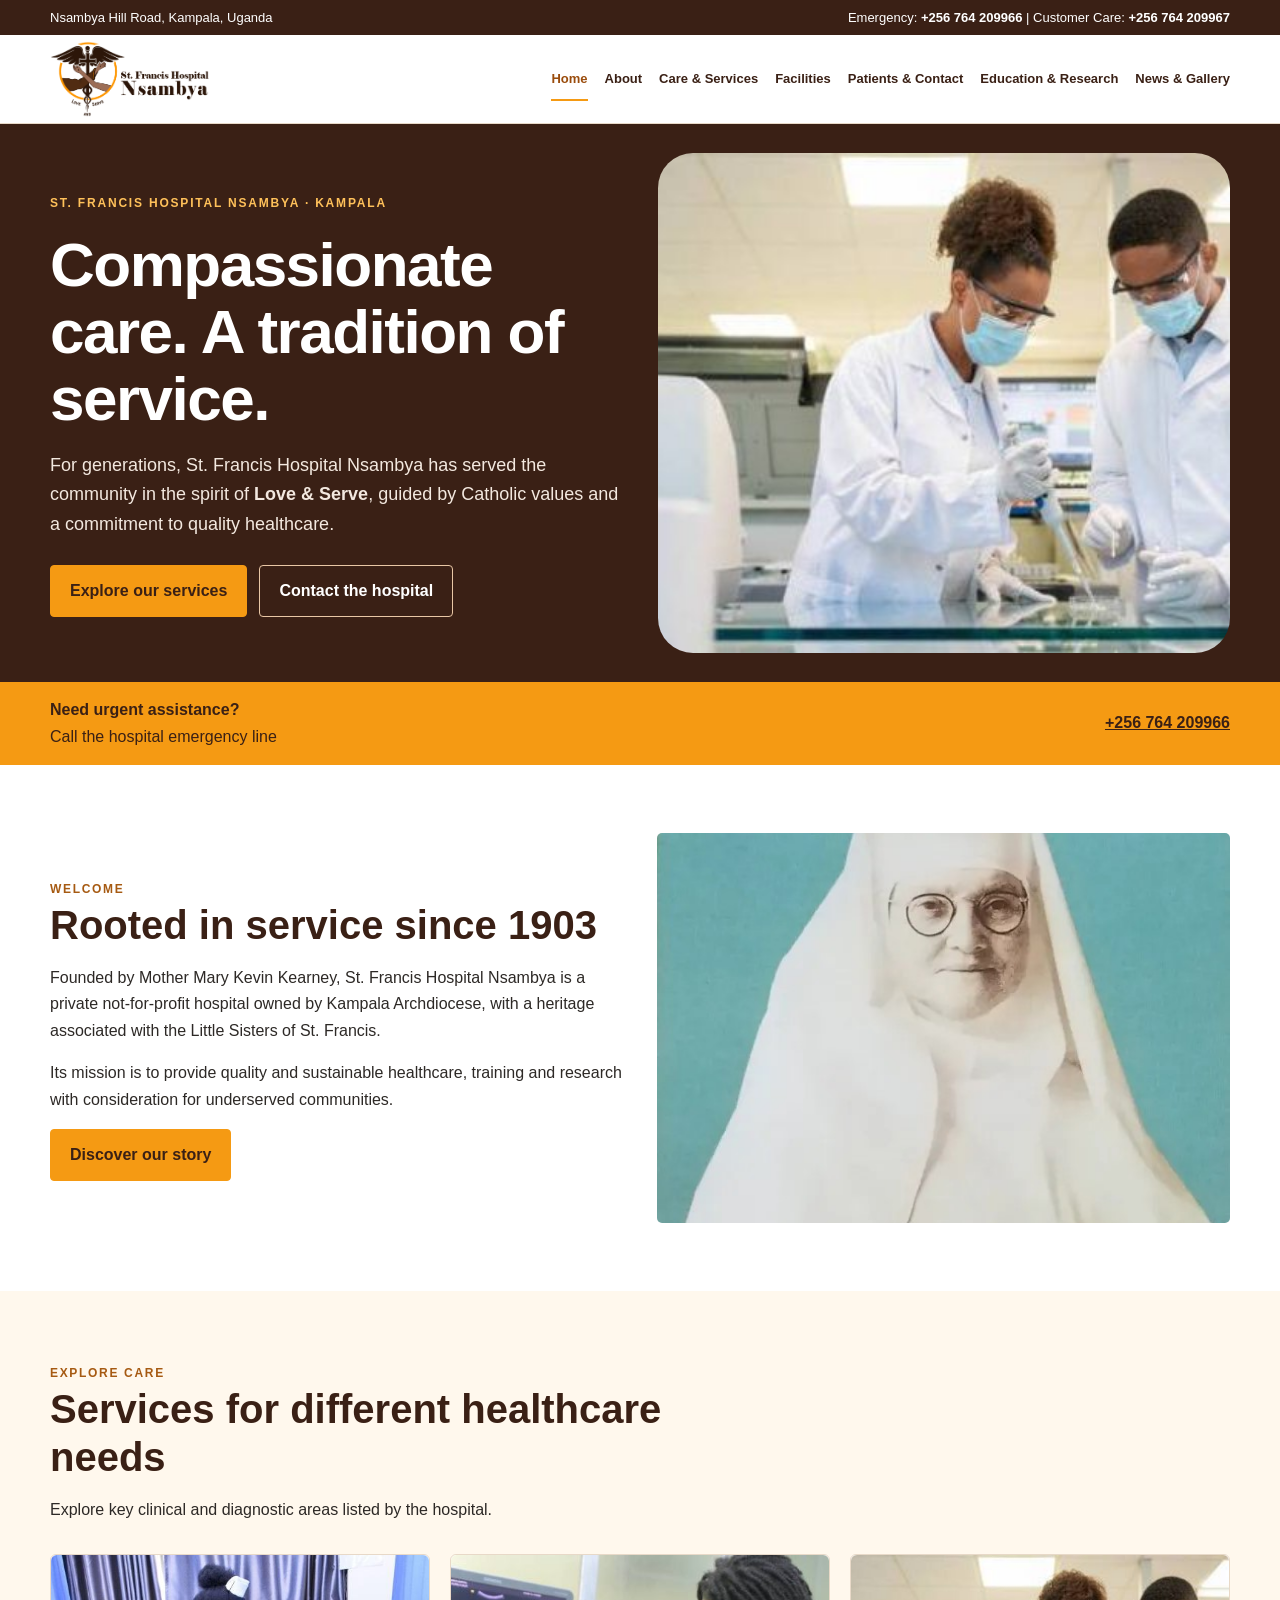
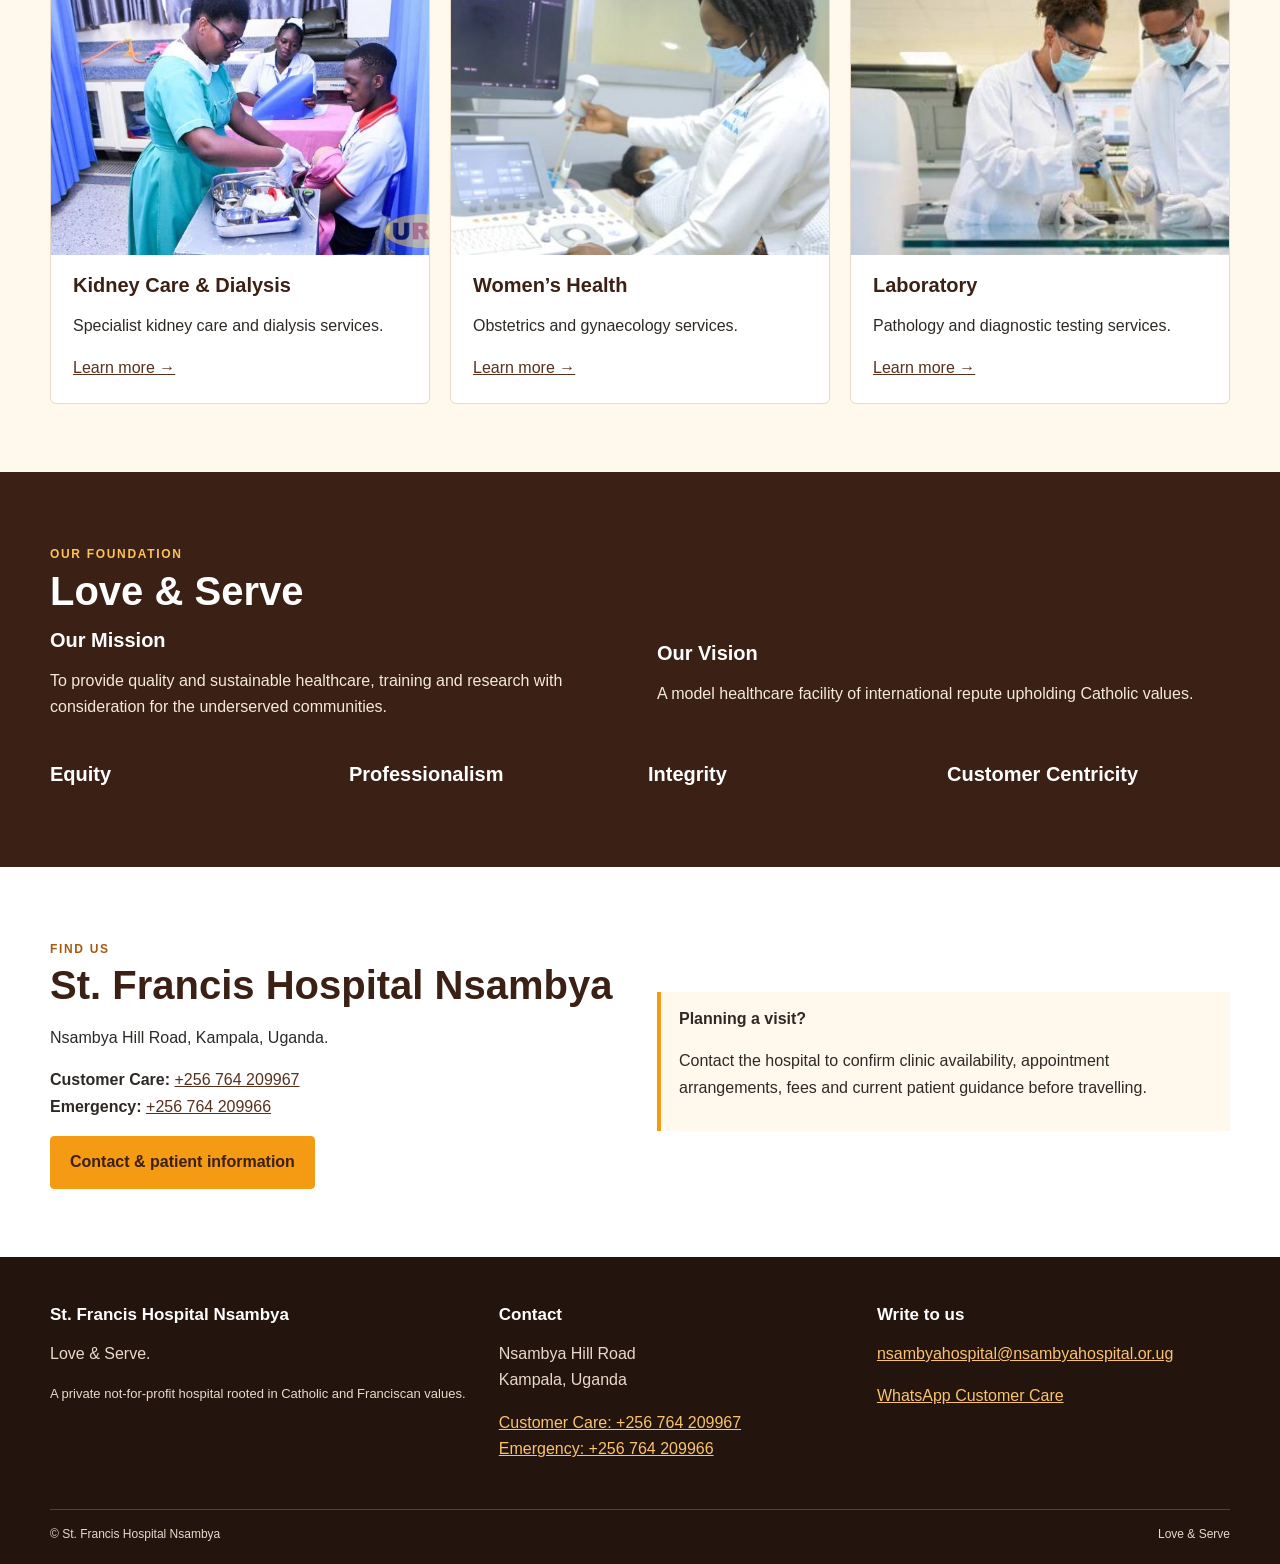
<file: index.html>
<!DOCTYPE html>
<html lang="en">

<head>
    <meta charset="UTF-8">
    <meta name="viewport" content="width=device-width, initial-scale=1.0">

    <meta name="description" content="Home — St. Francis Hospital Nsambya, Kampala, Uganda.">

    <title>Home | St. Francis Hospital Nsambya</title>

    <link rel="stylesheet" href="css/styles.css">
</head>

<body>

    <a class="skip" href="#main">Skip to content</a>

    <!-- Top Bar -->
    <div class="topbar">
        <div class="container">

            <span>Nsambya Hill Road, Kampala, Uganda</span>

            <span>
                Emergency:
                <a href="tel:+256764209966">+256 764 209966  </a> |

                Customer Care:
                <a href="tel:+256764209967"> +256 764 209967</a>
            </span>

        </div>
    </div>


    <!-- Header and Navigation -->
    <header>
        <div class="container head">

            <a class="brand" href="index.html" aria-label="St Francis Hospital Nsambya home">
                <img
                    src="images/nsambya-logo.png"
                    alt="St. Francis Hospital Nsambya — Love and Serve"
                >
            </a>

            <button class="menu" aria-controls="mainnav" aria-expanded="false">
                Menu
            </button>

            <nav id="mainnav" aria-label="Main navigation">

                <a href="index.html" aria-current="page">Home</a>
                <a href="about.html">About</a>
                <a href="care-services.html">Care & Services</a>
                <a href="facilities.html">Facilities</a>
                <a href="patients-contact.html">Patients & Contact</a>
                <a href="education-research.html">Education & Research</a>
                <a href="news-gallery.html">News & Gallery</a>

            </nav>

        </div>
    </header>


    <main id="main">

        <!-- Hero Section -->
        <section class="hero">
            <div class="container hero-grid">

                <div class="hero-copy">

                    <span class="kicker">
                        St. Francis Hospital Nsambya · Kampala
                    </span>

                    <h1>Compassionate care. A tradition of service.</h1>

                    <p>
                        For generations, St. Francis Hospital Nsambya has served
                        the community in the spirit of <strong>Love &amp; Serve</strong>,
                        guided by Catholic values and a commitment to quality healthcare.
                    </p>

                    <div class="actions">
                        <a class="btn" href="care-services.html">
                            Explore our services
                        </a>

                        <a class="btn btn-light" href="patients-contact.html">
                            Contact the hospital
                        </a>
                    </div>

                </div>

                <div class="hero-photo">
                    <img
                        src="images/lab-upload-600x325.jpg"
                        alt="Clinical examination image published on the hospital website"
                    >
                </div>

            </div>
        </section>


        <!-- Emergency Information -->
        <section class="emergency">
            <div class="container">

                <div>
                    <strong>Need urgent assistance?</strong>
                    <br>
                    Call the hospital emergency line
                </div>

                <a href="tel:+256764209966">+256 764 209966</a>

            </div>
        </section>


        <!-- Welcome Section -->
        <section class="section">
            <div class="container grid2">

                <div>

                    <span class="eyebrow">Welcome</span>

                    <h2>Rooted in service since 1903</h2>

                    <p>
                        Founded by Mother Mary Kevin Kearney, St. Francis Hospital
                        Nsambya is a private not-for-profit hospital owned by
                        Kampala Archdiocese, with a heritage associated with the
                        Little Sisters of St. Francis.
                    </p>

                    <p>
                        Its mission is to provide quality and sustainable healthcare,
                        training and research with consideration for underserved communities.
                    </p>

                    <a class="btn" href="about.html">
                        Discover our story
                    </a>

                </div>

                <img
                    class="photo tall"
                    src="images/Mother-Kevin-3MKW.jpg"
                    alt="Mother Mary Kevin Kearney, founder — image published by the hospital"
                >

            </div>
        </section>


        <!-- Healthcare Services -->
        <section class="section soft">
            <div class="container">

                <div class="intro">

                    <span class="eyebrow">Explore care</span>

                    <h2>Services for different healthcare needs</h2>

                    <p>
                        Explore key clinical and diagnostic areas listed by the hospital.
                    </p>

                </div>


                <div class="grid3">

                    <!-- Kidney Care -->
                    <div class="card">

                        <img
                            class="card-image"
                            src="images/dialysis.jpg"
                            alt="Kidney care and dialysis service image"
                        >

                        <h3>Kidney Care &amp; Dialysis</h3>

                        <p>
                            Specialist kidney care and dialysis services.
                        </p>

                        <a href="care-services.html#kidney">
                            Learn more →
                        </a>

                    </div>


                    <!-- Women's Health -->
                    <div class="card">

                        <img
                            class="card-image"
                            src="images/obs-600x325.jpg"
                            alt="Obstetrics and gynaecology service image"
                        >

                        <h3>Women’s Health</h3>

                        <p>
                            Obstetrics and gynaecology services.
                        </p>

                        <a href="care-services.html#womens-health">
                            Learn more →
                        </a>

                    </div>


                    <!-- Laboratory -->
                    <div class="card">

                        <img
                            class="card-image"
                            src="images/lab-upload-600x325.jpg"
                            alt="Laboratory service image"
                        >

                        <h3>Laboratory</h3>

                        <p>
                            Pathology and diagnostic testing services.
                        </p>

                        <a href="care-services.html#diagnostics">
                            Learn more →
                        </a>

                    </div>

                </div>

            </div>
        </section>


        <!-- Mission, Vision and Values -->
        <section class="section brown-section">
            <div class="container">

                <span class="eyebrow">Our foundation</span>

                <h2>Love &amp; Serve</h2>

                <div class="grid2">

                    <div>
                        <h3>Our Mission</h3>

                        <p>
                            To provide quality and sustainable healthcare,
                            training and research with consideration for
                            the underserved communities.
                        </p>
                    </div>

                    <div>
                        <h3>Our Vision</h3>

                        <p>
                            A model healthcare facility of international
                            repute upholding Catholic values.
                        </p>
                    </div>

                </div>


                <div class="grid4" style="margin-top: 25px">

                    <div>
                        <h3>Equity</h3>
                    </div>

                    <div>
                        <h3>Professionalism</h3>
                    </div>

                    <div>
                        <h3>Integrity</h3>
                    </div>

                    <div>
                        <h3>Customer Centricity</h3>
                    </div>

                </div>

            </div>
        </section>


        <!-- Hospital Location and Contact -->
        <section class="section">
            <div class="container grid2">

                <div>

                    <span class="eyebrow">Find us</span>

                    <h2>St. Francis Hospital Nsambya</h2>

                    <p>
                        Nsambya Hill Road, Kampala, Uganda.
                    </p>

                    <p>
                        <strong>Customer Care:</strong>
                        <a href="tel:+256764209967">+256 764 209967</a>

                        <br>

                        <strong>Emergency:</strong>
                        <a href="tel:+256764209966">+256 764 209966</a>
                    </p>

                    <a class="btn" href="patients-contact.html">
                        Contact &amp; patient information
                    </a>

                </div>


                <div class="notice">

                    <strong>Planning a visit?</strong>

                    <p>
                        Contact the hospital to confirm clinic availability,
                        appointment arrangements, fees and current patient
                        guidance before travelling.
                    </p>

                </div>

            </div>
        </section>

    </main>


    <!-- Footer -->
    <footer>
        <div class="container">

            <div class="cols">

                <!-- Hospital Information -->
                <div>

                    <h3>St. Francis Hospital Nsambya</h3>

                    <p>Love &amp; Serve.</p>

                    <p class="small">
                        A private not-for-profit hospital rooted in
                        Catholic and Franciscan values.
                    </p>

                </div>


                <!-- Contact Information -->
                <div>

                    <h3>Contact</h3>

                    <p>
                        Nsambya Hill Road
                        <br>
                        Kampala, Uganda
                    </p>

                    <p>
                        <a href="tel:+256764209967">
                            Customer Care: +256 764 209967
                        </a>

                        <br>

                        <a href="tel:+256764209966">
                            Emergency: +256 764 209966
                        </a>
                    </p>

                </div>


                <!-- Email and WhatsApp -->
                <div>

                    <h3>Write to us</h3>

                    <p>
                        <a href="mailto:nsambyahospital@nsambyahospital.or.ug">
                            nsambyahospital@nsambyahospital.or.ug
                        </a>
                    </p>

                    <p>
                        <a href="https://wa.me/256764209967">
                            WhatsApp Customer Care
                        </a>
                    </p>

                </div>

            </div>


            <!-- Copyright -->
            <div class="footbottom">

                <span>
                    © <span id="year"></span> St. Francis Hospital Nsambya
                </span>

                <span>Love &amp; Serve</span>

            </div>

        </div>
    </footer>


    <!-- Back to Top Button -->
    <button class="backtop" aria-label="Back to top">
        ↑
    </button>


    <!-- JavaScript -->
    <script src="js/script.js"></script>

</body>
</html>
</file>
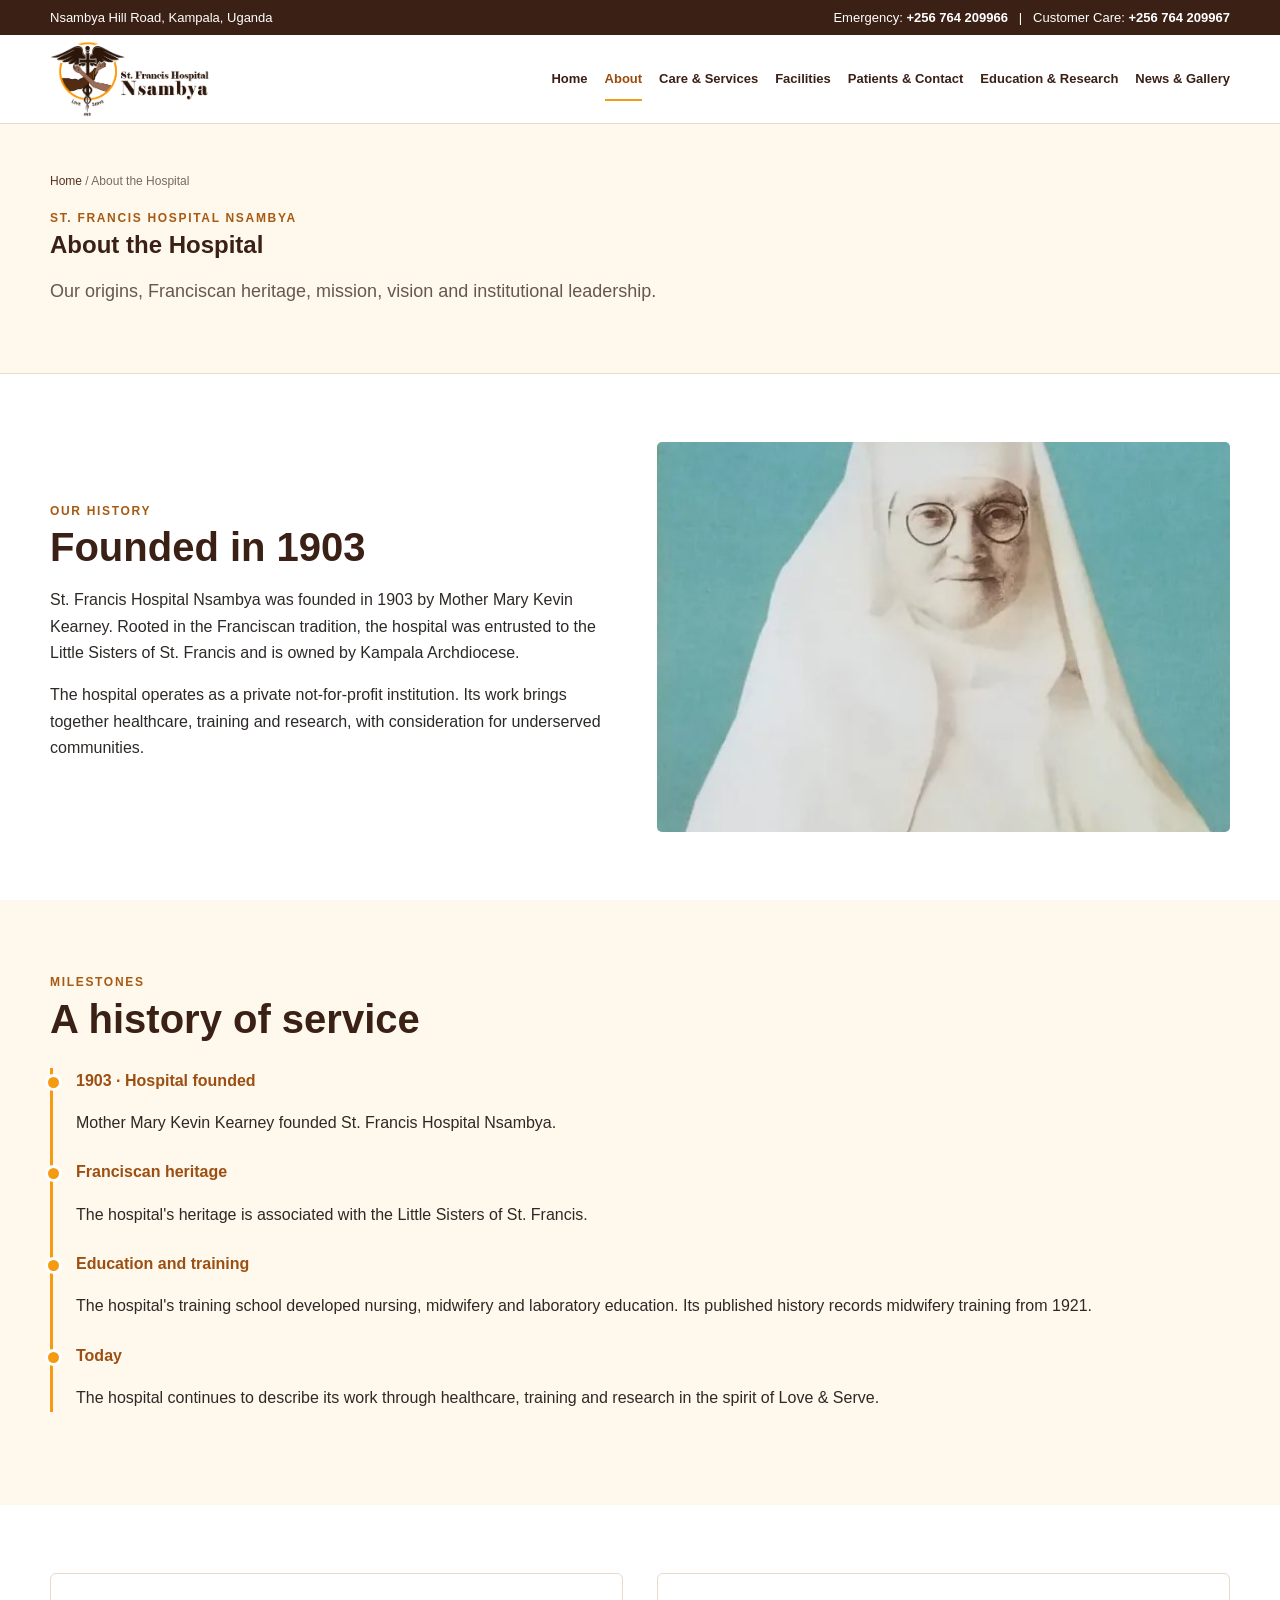
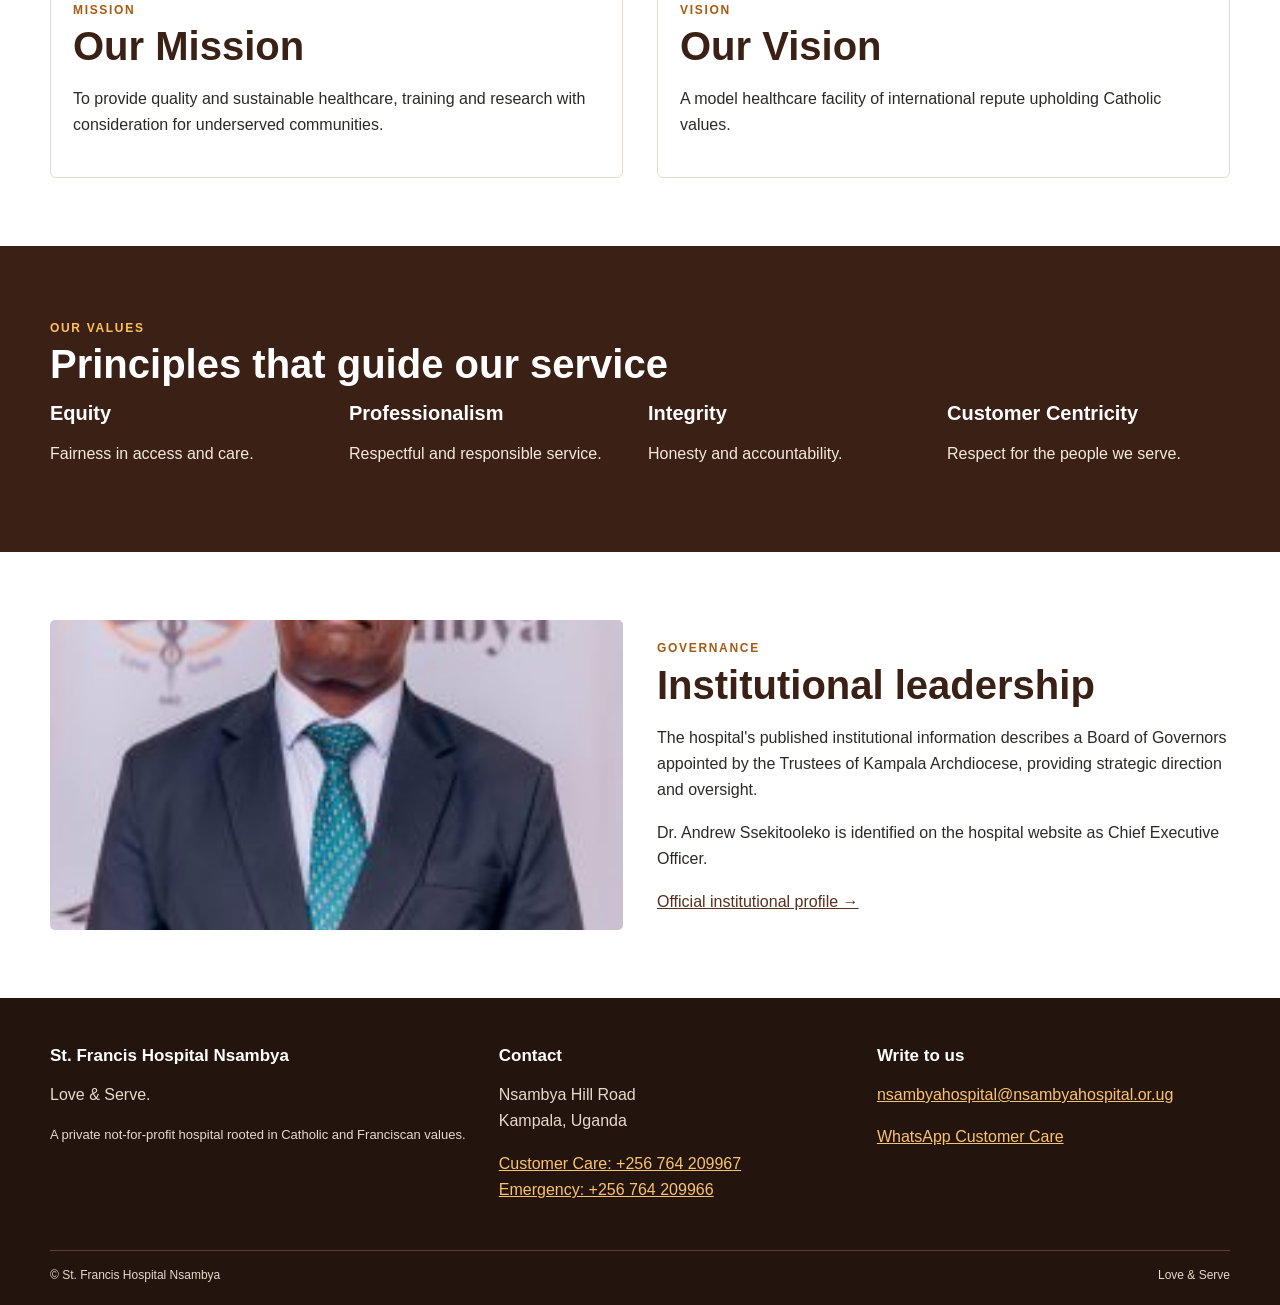
<file: about.html>
<!DOCTYPE html>
<html lang="en">

<head>
    <meta charset="UTF-8">
    <meta name="viewport" content="width=device-width, initial-scale=1.0">

    <meta
        name="description"
        content="About the Hospital — St. Francis Hospital Nsambya, Kampala, Uganda."
    >

    <title>About the Hospital | St. Francis Hospital Nsambya</title>

    <link rel="stylesheet" href="css/styles.css">
</head>

<body>

    <a class="skip" href="#main">Skip to content</a>


    <!-- Top Bar -->
    <div class="topbar">
        <div class="container">

            <span>Nsambya Hill Road, Kampala, Uganda</span>

            <span>
                Emergency:
                <a href="tel:+256764209966">+256 764 209966</a>

                &nbsp; | &nbsp;

                Customer Care:
                <a href="tel:+256764209967">+256 764 209967</a>
            </span>

        </div>
    </div>


    <!-- Header and Navigation -->
    <header>
        <div class="container head">

            <a
                class="brand"
                href="index.html"
                aria-label="St Francis Hospital Nsambya home"
            >
                <img
                    src="images/nsambya-logo.png"
                    alt="St. Francis Hospital Nsambya — Love and Serve"
                >
            </a>

            <button class="menu" aria-controls="mainnav" aria-expanded="false">
                Menu
            </button>

            <nav id="mainnav" aria-label="Main navigation">

                <a href="index.html">Home</a>
                <a href="about.html" aria-current="page">About</a>
                <a href="care-services.html">Care & Services</a>
                <a href="facilities.html">Facilities</a>
                <a href="patients-contact.html">Patients & Contact</a>
                <a href="education-research.html">Education & Research</a>
                <a href="news-gallery.html">News & Gallery</a>

            </nav>

        </div>
    </header>


    <main id="main">

        <!-- Page Heading -->
        <section class="pagehead">
            <div class="container">

                <div class="crumb">
                    <a href="index.html">Home</a> / About the Hospital
                </div>

                <span class="eyebrow">St. Francis Hospital Nsambya</span>

                <h1>About the Hospital</h1>

                <p class="lead">
                    Our origins, Franciscan heritage, mission, vision and
                    institutional leadership.
                </p>

            </div>
        </section>


        <!-- Hospital History -->
        <section class="section">
            <div class="container grid2">

                <div>

                    <span class="eyebrow">Our history</span>

                    <h2>Founded in 1903</h2>

                    <p>
                        St. Francis Hospital Nsambya was founded in 1903 by
                        Mother Mary Kevin Kearney. Rooted in the Franciscan
                        tradition, the hospital was entrusted to the Little
                        Sisters of St. Francis and is owned by Kampala Archdiocese.
                    </p>

                    <p>
                        The hospital operates as a private not-for-profit
                        institution. Its work brings together healthcare,
                        training and research, with consideration for
                        underserved communities.
                    </p>

                </div>


                <img
                    class="photo tall"
                    src="images/Mother-Kevin-3MKW.jpg"
                    alt="Mother Mary Kevin Kearney, founder of St. Francis Hospital Nsambya"
                >

            </div>
        </section>


        <!-- Hospital Milestones -->
        <section class="section soft">
            <div class="container">

                <span class="eyebrow">Milestones</span>

                <h2>A history of service</h2>

                <div class="timeline">

                    <article>

                        <strong>1903 · Hospital founded</strong>

                        <p>
                            Mother Mary Kevin Kearney founded
                            St. Francis Hospital Nsambya.
                        </p>

                    </article>


                    <article>

                        <strong>Franciscan heritage</strong>

                        <p>
                            The hospital's heritage is associated with
                            the Little Sisters of St. Francis.
                        </p>

                    </article>


                    <article>

                        <strong>Education and training</strong>

                        <p>
                            The hospital's training school developed nursing,
                            midwifery and laboratory education. Its published
                            history records midwifery training from 1921.
                        </p>

                    </article>


                    <article>

                        <strong>Today</strong>

                        <p>
                            The hospital continues to describe its work
                            through healthcare, training and research in
                            the spirit of Love &amp; Serve.
                        </p>

                    </article>

                </div>

            </div>
        </section>


        <!-- Mission and Vision -->
        <section class="section">
            <div class="container grid2">

                <div class="card">

                    <span class="eyebrow">Mission</span>

                    <h2>Our Mission</h2>

                    <p>
                        To provide quality and sustainable healthcare,
                        training and research with consideration for
                        underserved communities.
                    </p>

                </div>


                <div class="card">

                    <span class="eyebrow">Vision</span>

                    <h2>Our Vision</h2>

                    <p>
                        A model healthcare facility of international
                        repute upholding Catholic values.
                    </p>

                </div>

            </div>
        </section>


        <!-- Hospital Values -->
        <section class="section brown-section">
            <div class="container">

                <span class="eyebrow">Our values</span>

                <h2>Principles that guide our service</h2>

                <div class="grid4">

                    <div>

                        <h3>Equity</h3>

                        <p>
                            Fairness in access and care.
                        </p>

                    </div>


                    <div>

                        <h3>Professionalism</h3>

                        <p>
                            Respectful and responsible service.
                        </p>

                    </div>


                    <div>

                        <h3>Integrity</h3>

                        <p>
                            Honesty and accountability.
                        </p>

                    </div>


                    <div>

                        <h3>Customer Centricity</h3>

                        <p>
                            Respect for the people we serve.
                        </p>

                    </div>

                </div>

            </div>
        </section>


        <!-- Governance and Leadership -->
        <section class="section">
            <div class="container grid2">

                <img
                    class="photo"
                    src="images/chairman_bog-214x300 (1).jpeg"
                    alt="Hospital Board of Governors chairman portrait published on the official hospital website"
                >


                <div>

                    <span class="eyebrow">Governance</span>

                    <h2>Institutional leadership</h2>

                    <p>
                        The hospital's published institutional information
                        describes a Board of Governors appointed by the
                        Trustees of Kampala Archdiocese, providing strategic
                        direction and oversight.
                    </p>

                    <p>
                        Dr. Andrew Ssekitooleko is identified on the hospital
                        website as Chief Executive Officer.
                    </p>

                    <a
                        href="https://stfrancishospitalnsambya.org/wp/about-us/"
                        target="_blank"
                        rel="noopener"
                    >
                        Official institutional profile →
                    </a>

                </div>

            </div>
        </section>

    </main>


    <!-- Footer -->
    <footer>
        <div class="container">

            <div class="cols">

                <!-- Hospital Information -->
                <div>

                    <h3>St. Francis Hospital Nsambya</h3>

                    <p>Love &amp; Serve.</p>

                    <p class="small">
                        A private not-for-profit hospital rooted in
                        Catholic and Franciscan values.
                    </p>

                </div>


                <!-- Contact Information -->
                <div>

                    <h3>Contact</h3>

                    <p>
                        Nsambya Hill Road
                        <br>
                        Kampala, Uganda
                    </p>

                    <p>
                        <a href="tel:+256764209967">
                            Customer Care: +256 764 209967
                        </a>

                        <br>

                        <a href="tel:+256764209966">
                            Emergency: +256 764 209966
                        </a>
                    </p>

                </div>


                <!-- Email and WhatsApp -->
                <div>

                    <h3>Write to us</h3>

                    <p>
                        <a href="mailto:nsambyahospital@nsambyahospital.or.ug">
                            nsambyahospital@nsambyahospital.or.ug
                        </a>
                    </p>

                    <p>
                        <a href="https://wa.me/256764209967">
                            WhatsApp Customer Care
                        </a>
                    </p>

                </div>

            </div>


            <!-- Copyright -->
            <div class="footbottom">

                <span>
                    © <span id="year"></span> St. Francis Hospital Nsambya
                </span>

                <span>Love &amp; Serve</span>

            </div>

        </div>
    </footer>


    <!-- Back to Top -->
    <button class="backtop" aria-label="Back to top">
        ↑
    </button>


    <!-- JavaScript -->
    <script src="js/script.js"></script>

</body>
</html>
</file>
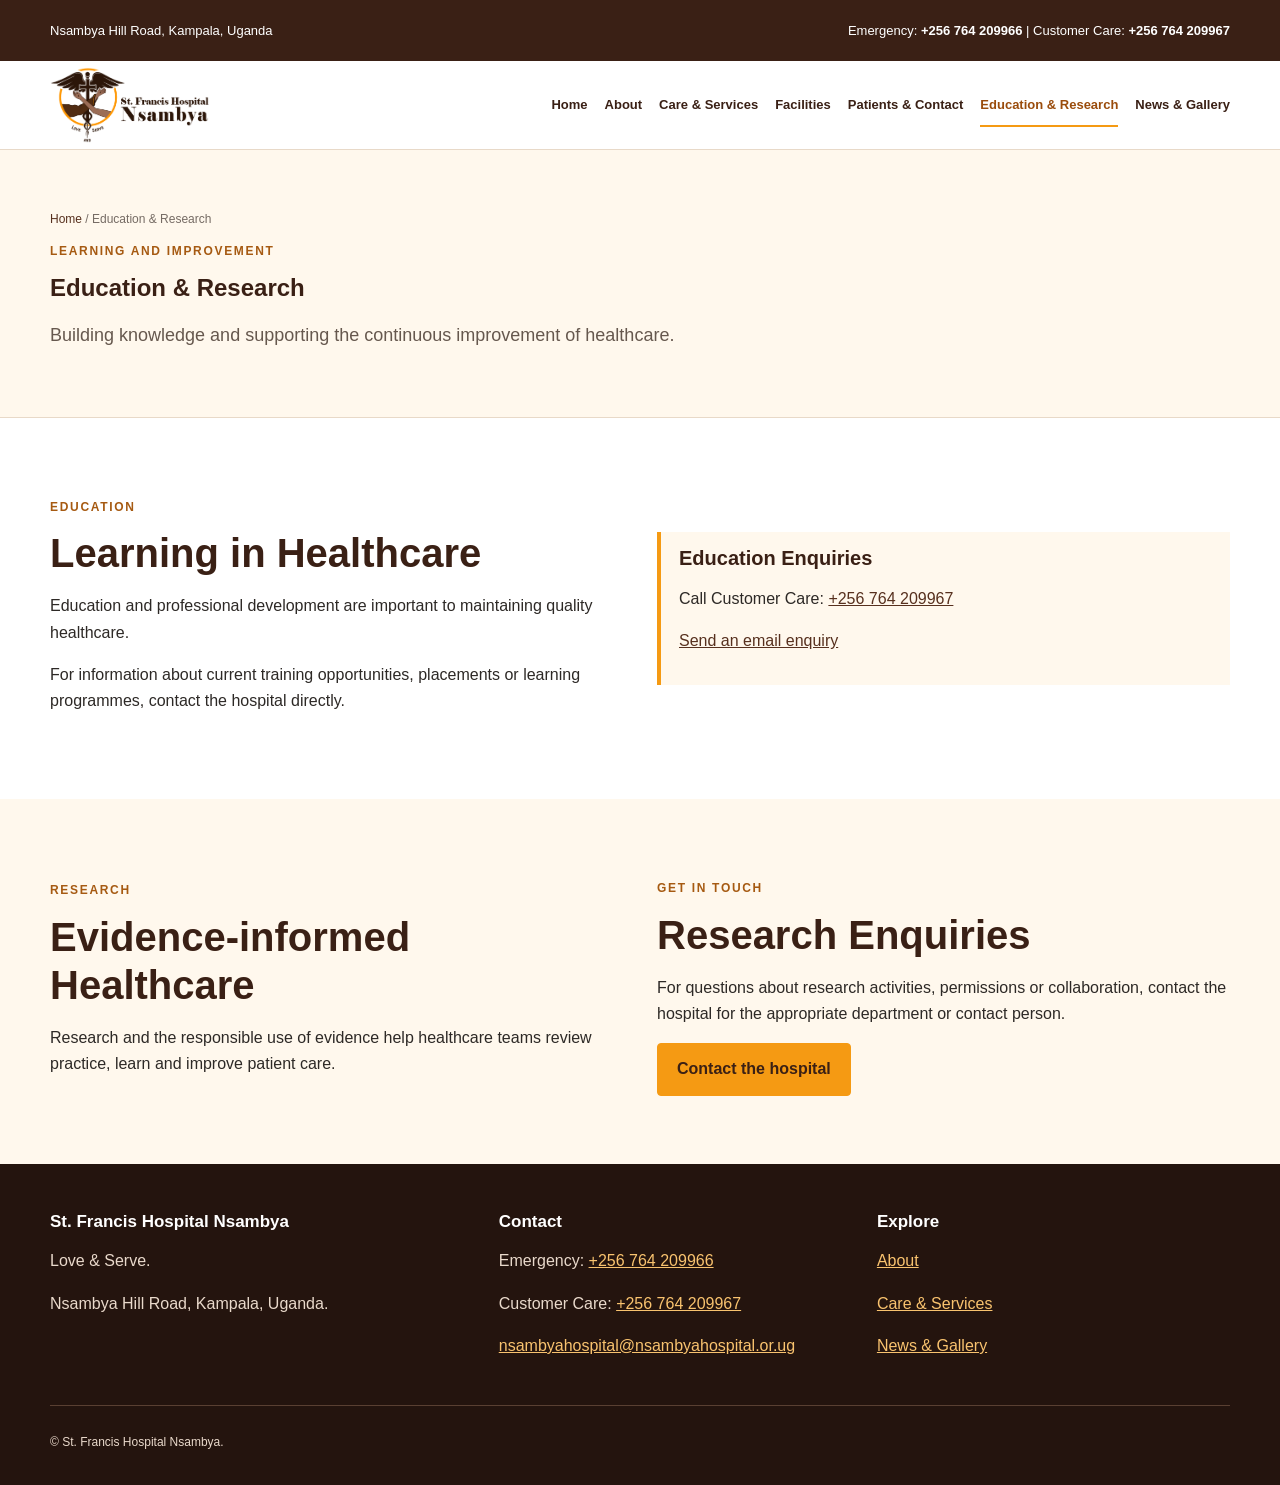
<file: education-research.html>
﻿<!DOCTYPE html>
<html lang="en">
<head>
    <meta charset="UTF-8">
    <meta name="viewport" content="width=device-width, initial-scale=1.0">
    <title>Education &amp; Research | St. Francis Hospital Nsambya</title>
    <link rel="stylesheet" href="css/styles.css">
</head>
<body>
    <a class="skip" href="#main">Skip to content</a>
    <div class="topbar">
        <div class="container">
            <p>Nsambya Hill Road, Kampala, Uganda</p>
            <p>Emergency: <a href="tel:+256764209966">+256 764 209966</a> |
            Customer Care: <a href="tel:+256764209967">+256 764 209967</a></p>
        </div>
    </div>
    <header>
        <div class="container head">
            <a class="brand" href="index.html"><img src="images/nsambya-logo.png" alt="St. Francis Hospital Nsambya"></a>
            <button class="menu" type="button" aria-controls="mainnav" aria-expanded="false">Menu</button>
            <nav id="mainnav">
                <a href="index.html">Home</a>
                <a href="about.html">About</a>
                <a href="care-services.html">Care &amp; Services</a>
                <a href="facilities.html">Facilities</a>
                <a href="patients-contact.html">Patients &amp; Contact</a>
                <a href="education-research.html" aria-current="page">Education &amp; Research</a>
                <a href="news-gallery.html">News &amp; Gallery</a>
            </nav>
        </div>
    </header>
    <main id="main">
        <section class="pagehead">
            <div class="container">
                <p class="crumb"><a href="index.html">Home</a> / Education &amp; Research</p>
                <p class="eyebrow">Learning and improvement</p>
                <h1>Education &amp; Research</h1>
                <p class="lead">Building knowledge and supporting the continuous improvement of healthcare.</p>
            </div>
        </section>
        <section class="section">
            <div class="container grid2">
                <div>
                    <p class="eyebrow">Education</p>
                    <h2>Learning in Healthcare</h2>
                    <p>Education and professional development are important to maintaining quality healthcare.</p>
                    <p>For information about current training opportunities, placements or learning programmes, contact the hospital directly.</p>
                </div>
                <div class="notice">
                    <h3>Education Enquiries</h3>
                    <p>Call Customer Care: <a href="tel:+256764209967">+256 764 209967</a></p>
                    <p><a href="mailto:nsambyahospital@nsambyahospital.or.ug">Send an email enquiry</a></p>
                </div>
            </div>
        </section>
        <section class="section soft">
            <div class="container grid2">
                <div>
                    <p class="eyebrow">Research</p>
                    <h2>Evidence-informed Healthcare</h2>
                    <p>Research and the responsible use of evidence help healthcare teams review practice, learn and improve patient care.</p>
                </div>
                <div>
                    <p class="eyebrow">Get in touch</p>
                    <h2>Research Enquiries</h2>
                    <p>For questions about research activities, permissions or collaboration, contact the hospital for the appropriate department or contact person.</p>
                    <a class="btn" href="patients-contact.html">Contact the hospital</a>
                </div>
            </div>
        </section>
    </main>
    <footer>
        <div class="container cols">
            <div><h3>St. Francis Hospital Nsambya</h3><p>Love &amp; Serve.</p><p>Nsambya Hill Road, Kampala, Uganda.</p></div>
            <div><h3>Contact</h3><p>Emergency: <a href="tel:+256764209966">+256 764 209966</a></p><p>Customer Care: <a href="tel:+256764209967">+256 764 209967</a></p><p><a href="mailto:nsambyahospital@nsambyahospital.or.ug">nsambyahospital@nsambyahospital.or.ug</a></p></div>
            <div><h3>Explore</h3><p><a href="about.html">About</a></p><p><a href="care-services.html">Care &amp; Services</a></p><p><a href="news-gallery.html">News &amp; Gallery</a></p></div>
        </div>
        <div class="container footbottom"><p>&copy; <span id="year"></span> St. Francis Hospital Nsambya.</p></div>
    </footer>
   
    <script src="js/script.js"></script>
</body>
</html>
</file>
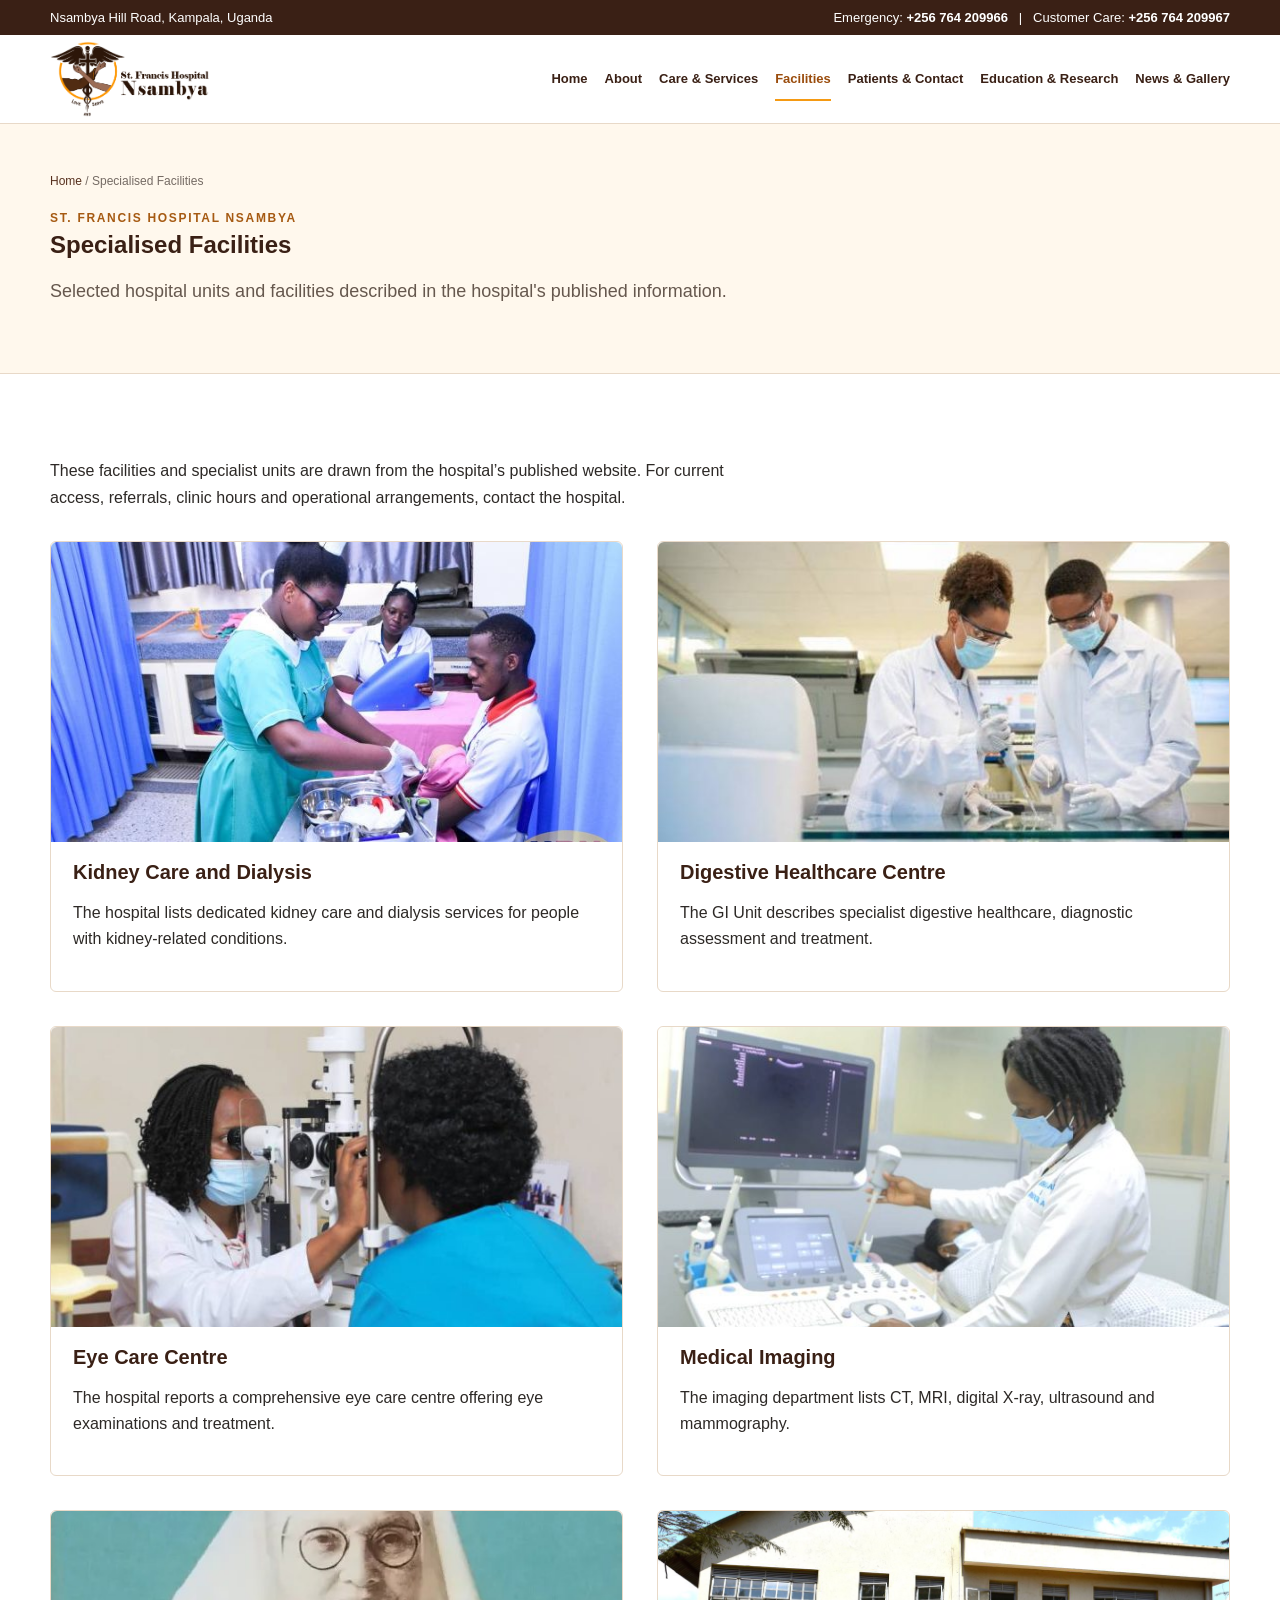
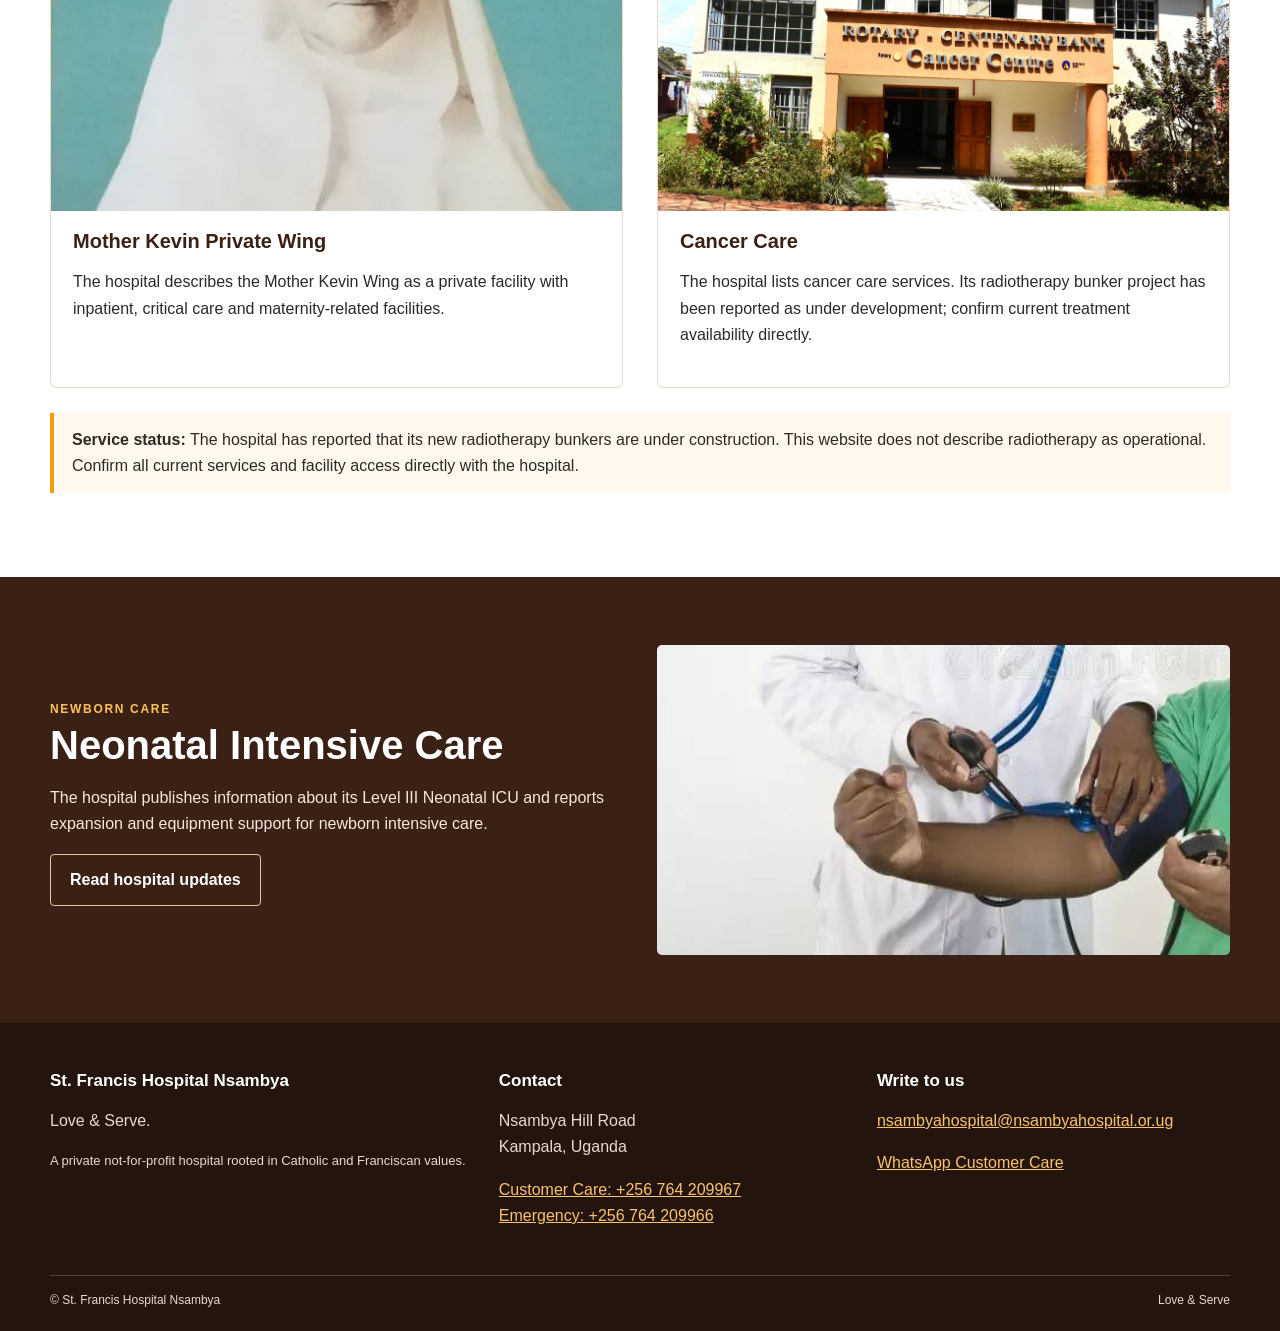
<file: facilities.html>
<!DOCTYPE html>
<html lang="en">

<head>
    <meta charset="UTF-8">
    <meta name="viewport" content="width=device-width, initial-scale=1.0">

    <meta
        name="description"
        content="Specialised Facilities — St. Francis Hospital Nsambya, Kampala, Uganda."
    >

    <title>Specialised Facilities | St. Francis Hospital Nsambya</title>

    <link rel="stylesheet" href="css/styles.css">
</head>

<body>

    <a class="skip" href="#main">Skip to content</a>


    <!-- Top Bar -->
    <div class="topbar">
        <div class="container">

            <span>Nsambya Hill Road, Kampala, Uganda</span>

            <span>
                Emergency:
                <a href="tel:+256764209966">+256 764 209966</a>

                &nbsp; | &nbsp;

                Customer Care:
                <a href="tel:+256764209967">+256 764 209967</a>
            </span>

        </div>
    </div>


    <!-- Header and Navigation -->
    <header>
        <div class="container head">

            <a
                class="brand"
                href="index.html"
                aria-label="St Francis Hospital Nsambya home"
            >
                <img
                    src="images/nsambya-logo.png"
                    alt="St. Francis Hospital Nsambya — Love and Serve"
                >
            </a>

            <button class="menu" aria-controls="mainnav" aria-expanded="false">
                Menu
            </button>

            <nav id="mainnav" aria-label="Main navigation">

                <a href="index.html">Home</a>
                <a href="about.html">About</a>
                <a href="care-services.html">Care & Services</a>
                <a href="facilities.html" aria-current="page">Facilities</a>
                <a href="patients-contact.html">Patients & Contact</a>
                <a href="education-research.html">Education & Research</a>
                <a href="news-gallery.html">News & Gallery</a>

            </nav>

        </div>
    </header>


    <main id="main">

        <!-- Page Heading -->
        <section class="pagehead">
            <div class="container">

                <div class="crumb">
                    <a href="index.html">Home</a> / Specialised Facilities
                </div>

                <span class="eyebrow">St. Francis Hospital Nsambya</span>

                <h1>Specialised Facilities</h1>

                <p class="lead">
                    Selected hospital units and facilities described in the
                    hospital's published information.
                </p>

            </div>
        </section>


        <!-- Specialised Facilities -->
        <section class="section">
            <div class="container">

                <div class="intro">
                    <p>
                        These facilities and specialist units are drawn from
                        the hospital’s published website. For current access,
                        referrals, clinic hours and operational arrangements,
                        contact the hospital.
                    </p>
                </div>


                <div class="grid2">

                    <!-- Kidney Care and Dialysis -->
                    <article class="card">

                        <img
                            class="card-image"
                            src="images/dialysis.jpg"
                            alt="Kidney Care and Dialysis image published on the hospital website"
                        >

                        <h3>Kidney Care and Dialysis</h3>

                        <p>
                            The hospital lists dedicated kidney care and
                            dialysis services for people with kidney-related
                            conditions.
                        </p>

                    </article>


                    <!-- Digestive Healthcare Centre -->
                    <article class="card">

                        <img
                            class="card-image"
                            src="images/lab-upload-600x325.jpg"
                            alt="Digestive Healthcare Centre image published on the hospital website"
                        >

                        <h3>Digestive Healthcare Centre</h3>

                        <p>
                            The GI Unit describes specialist digestive
                            healthcare, diagnostic assessment and treatment.
                        </p>

                    </article>


                    <!-- Eye Care Centre -->
                    <article class="card">

                        <img
                            class="card-image"
                            src="images/eye-upload-600x325.jpg"
                            alt="Eye Care Centre image published on the hospital website"
                        >

                        <h3>Eye Care Centre</h3>

                        <p>
                            The hospital reports a comprehensive eye care
                            centre offering eye examinations and treatment.
                        </p>

                    </article>


                    <!-- Medical Imaging -->
                    <article class="card">

                        <img
                            class="card-image"
                            src="images/obs-600x325.jpg"
                            alt="Medical Imaging image published on the hospital website"
                        >

                        <h3>Medical Imaging</h3>

                        <p>
                            The imaging department lists CT, MRI, digital
                            X-ray, ultrasound and mammography.
                        </p>

                    </article>


                    <!-- Mother Kevin Private Wing -->
                    <article class="card">

                        <img
                            class="card-image"
                            src="images/Mother-Kevin-3MKW.jpg"
                            alt="Mother Kevin Private Wing image published on the hospital website"
                        >

                        <h3>Mother Kevin Private Wing</h3>

                        <p>
                            The hospital describes the Mother Kevin Wing as
                            a private facility with inpatient, critical care
                            and maternity-related facilities.
                        </p>

                    </article>


                    <!-- Cancer Care -->
                    <article class="card">

                        <img
                            class="card-image"
                            src="images/cancer-center.png"
                            alt="Cancer Care image published on the hospital website"
                        >

                        <h3>Cancer Care</h3>

                        <p>
                            The hospital lists cancer care services. Its
                            radiotherapy bunker project has been reported
                            as under development; confirm current treatment
                            availability directly.
                        </p>

                    </article>

                </div>


                <!-- Service Status Notice -->
                <p class="notice" style="margin-top: 25px">

                    <strong>Service status:</strong>

                    The hospital has reported that its new radiotherapy
                    bunkers are under construction. This website does not
                    describe radiotherapy as operational. Confirm all
                    current services and facility access directly with
                    the hospital.

                </p>

            </div>
        </section>


        <!-- Neonatal Intensive Care -->
        <section class="section brown-section">
            <div class="container grid2">

                <div>

                    <span class="eyebrow">Newborn care</span>

                    <h2>Neonatal Intensive Care</h2>

                    <p>
                        The hospital publishes information about its
                        Level III Neonatal ICU and reports expansion
                        and equipment support for newborn intensive care.
                    </p>

                    <a
                        class="btn btn-light"
                        href="https://stfrancishospitalnsambya.org/wp/news/"
                        target="_blank"
                        rel="noopener"
                    >
                        Read hospital updates
                    </a>

                </div>


                <img
                    class="photo"
                    src="images/doctor-checking-.jpg"
                    alt="Clinical care photograph published on the hospital website"
                >

            </div>
        </section>

    </main>


    <!-- Footer -->
    <footer>
        <div class="container">

            <div class="cols">

                <!-- Hospital Information -->
                <div>

                    <h3>St. Francis Hospital Nsambya</h3>

                    <p>Love &amp; Serve.</p>

                    <p class="small">
                        A private not-for-profit hospital rooted in
                        Catholic and Franciscan values.
                    </p>

                </div>


                <!-- Contact Information -->
                <div>

                    <h3>Contact</h3>

                    <p>
                        Nsambya Hill Road
                        <br>
                        Kampala, Uganda
                    </p>

                    <p>
                        <a href="tel:+256764209967">
                            Customer Care: +256 764 209967
                        </a>

                        <br>

                        <a href="tel:+256764209966">
                            Emergency: +256 764 209966
                        </a>
                    </p>

                </div>


                <!-- Email and WhatsApp -->
                <div>

                    <h3>Write to us</h3>

                    <p>
                        <a href="mailto:nsambyahospital@nsambyahospital.or.ug">
                            nsambyahospital@nsambyahospital.or.ug
                        </a>
                    </p>

                    <p>
                        <a href="https://wa.me/256764209967">
                            WhatsApp Customer Care
                        </a>
                    </p>

                </div>

            </div>


            <!-- Copyright -->
            <div class="footbottom">

                <span>
                    © <span id="year"></span> St. Francis Hospital Nsambya
                </span>

                <span>Love &amp; Serve</span>

            </div>

        </div>
    </footer>


    <!-- Back to Top -->
    <button class="backtop" aria-label="Back to top">
        ↑
    </button>


    <!-- JavaScript -->
    <script src="js/script.js"></script>

</body>
</html>
</file>
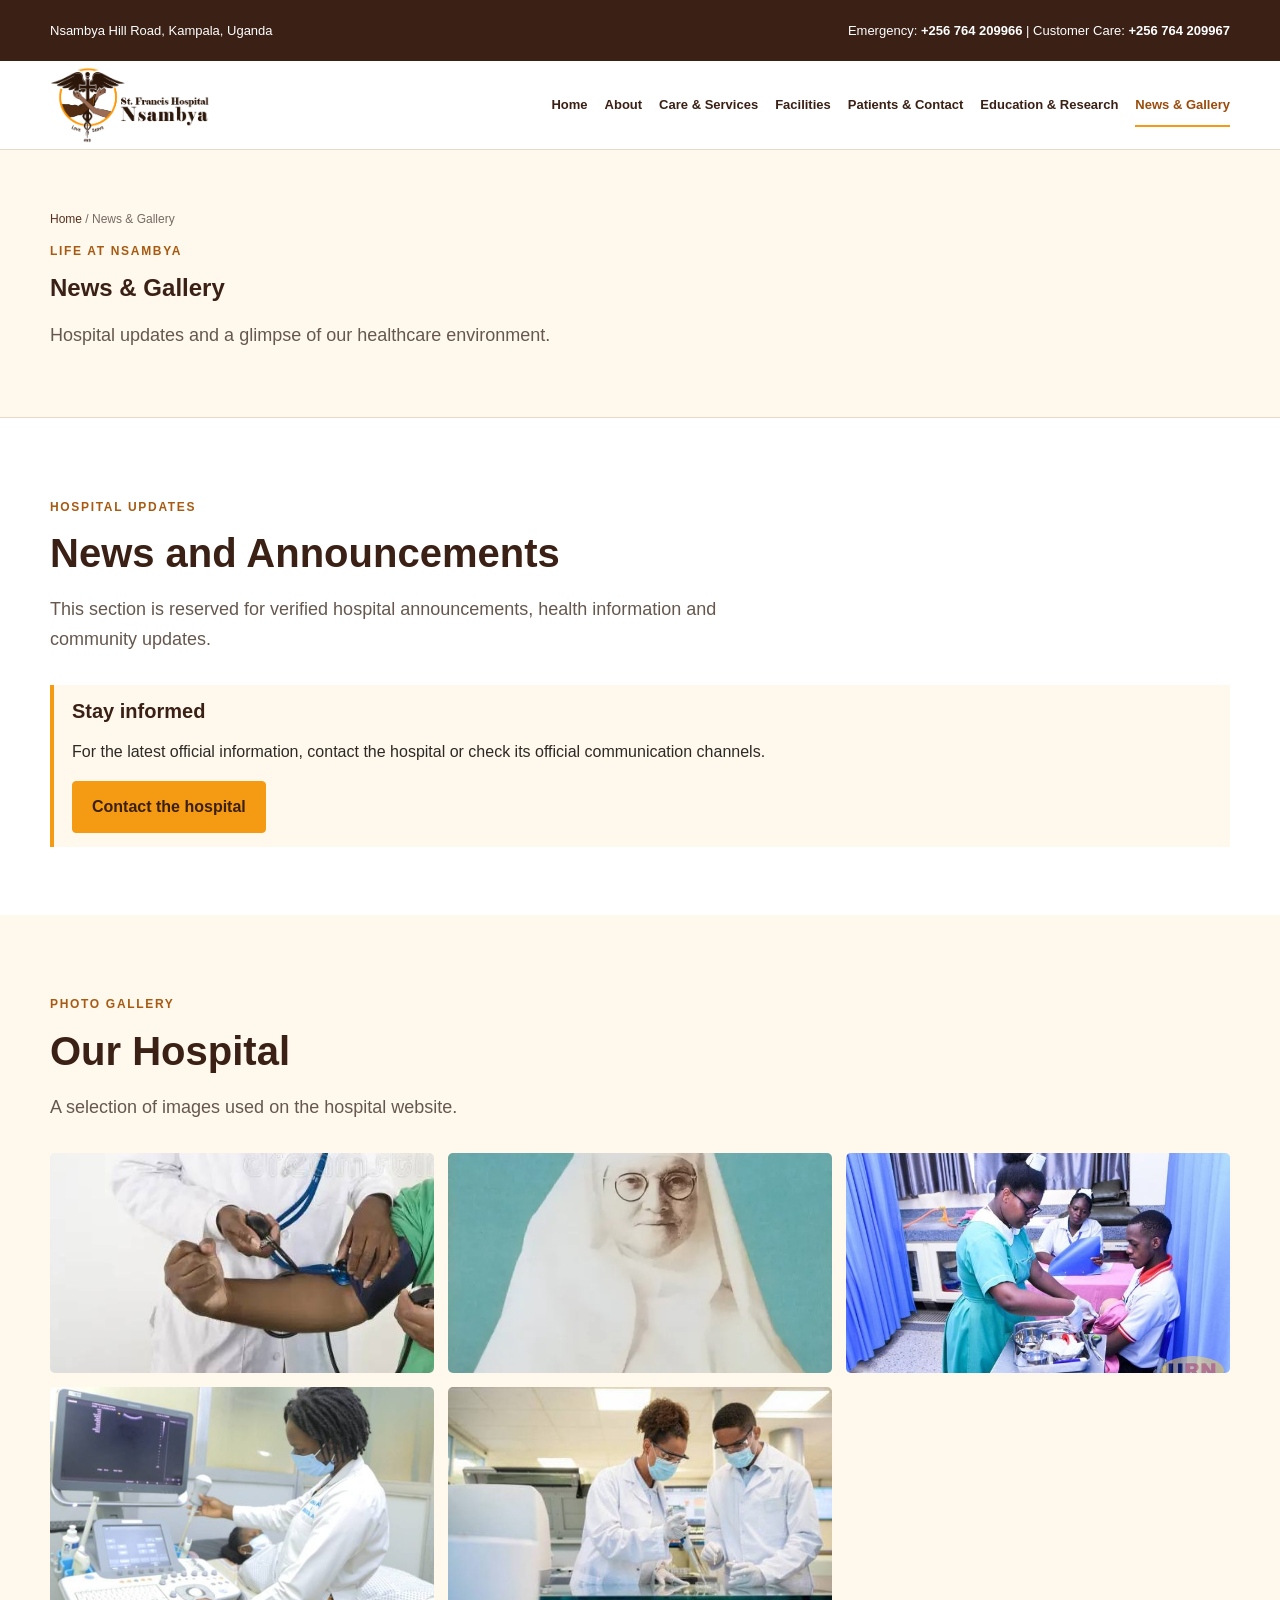
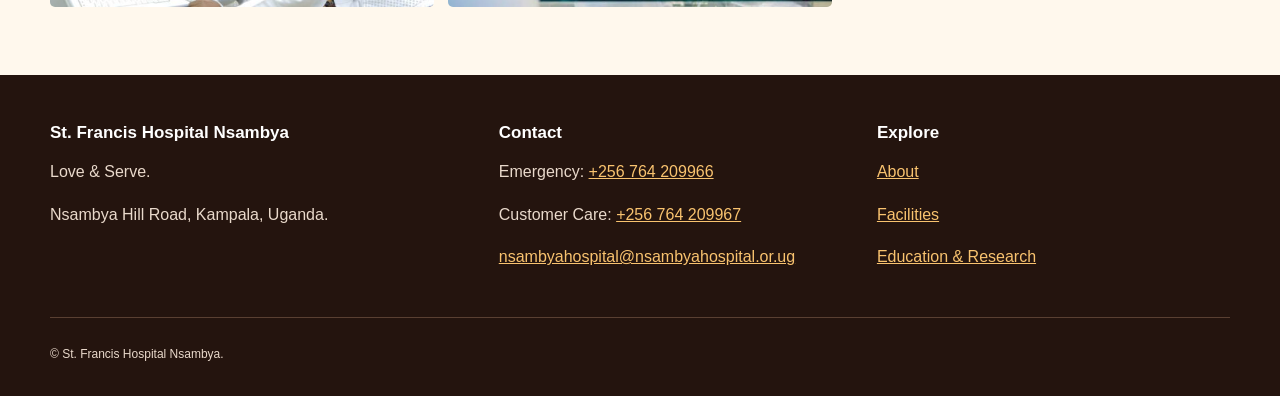
<file: news-gallery.html>
﻿<!DOCTYPE html>
<html lang="en">
<head>
    <meta charset="UTF-8">
    <meta name="viewport" content="width=device-width, initial-scale=1.0">
    <title>News &amp; Gallery | St. Francis Hospital Nsambya</title>
    <link rel="stylesheet" href="css/styles.css">
</head>
<body>
    <a class="skip" href="#main">Skip to content</a>
    <div class="topbar">
        <div class="container">
            <p>Nsambya Hill Road, Kampala, Uganda</p>
            <p>Emergency: <a href="tel:+256764209966">+256 764 209966</a> |
            Customer Care: <a href="tel:+256764209967">+256 764 209967</a></p>
        </div>
    </div>
    <header>
        <div class="container head">
            <a class="brand" href="index.html"><img src="images/nsambya-logo.png" alt="St. Francis Hospital Nsambya"></a>
            <button class="menu" type="button" aria-controls="mainnav" aria-expanded="false">Menu</button>
            <nav id="mainnav">
                <a href="index.html">Home</a>
                <a href="about.html">About</a>
                <a href="care-services.html">Care &amp; Services</a>
                <a href="facilities.html">Facilities</a>
                <a href="patients-contact.html">Patients &amp; Contact</a>
                <a href="education-research.html">Education &amp; Research</a>
                <a href="news-gallery.html" aria-current="page">News &amp; Gallery</a>
            </nav>
        </div>
    </header>
    <main id="main">
        <section class="pagehead">
            <div class="container">
                <p class="crumb"><a href="index.html">Home</a> / News &amp; Gallery</p>
                <p class="eyebrow">Life at Nsambya</p>
                <h1>News &amp; Gallery</h1>
                <p class="lead">Hospital updates and a glimpse of our healthcare environment.</p>
            </div>
        </section>
        <section class="section">
            <div class="container">
                <div class="intro">
                    <p class="eyebrow">Hospital updates</p>
                    <h2>News and Announcements</h2>
                    <p class="lead">This section is reserved for verified hospital announcements, health information and community updates.</p>
                </div>
                <div class="notice">
                    <h3>Stay informed</h3>
                    <p>For the latest official information, contact the hospital or check its official communication channels.</p>
                    <a class="btn" href="patients-contact.html">Contact the hospital</a>
                </div>
            </div>
        </section>
        <section class="section soft">
            <div class="container">
                <div class="intro">
                    <p class="eyebrow">Photo gallery</p>
                    <h2>Our Hospital</h2>
                    <p class="lead">A selection of images used on the hospital website.</p>
                </div>
                <div class="gallery">
                    <a href="https://stfrancishospitalnsambya.org/wp/wp-content/uploads/2025/01/doctor-checking-.jpg">
                        <img src="images/doctor-checking-.jpg" alt="Doctor attending to a patient">
                    </a>
                    <a href="https://stfrancishospitalnsambya.org/wp/wp-content/uploads/2025/01/Mother-Kevin-3MKW.jpg">
                        <img src="images/Mother-Kevin-3MKW.jpg" alt="Hospital leadership portrait">
                    </a>
                    <a href="https://stfrancishospitalnsambya.org/wp/wp-content/uploads/2025/01/Dialysis-1.jpg">
                        <img src="images/dialysis.jpg" alt="Dialysis service">
                    </a>
                    <a href="https://stfrancishospitalnsambya.org/wp/wp-content/uploads/2025/01/obs.jpg">
                        <img src="images/obs-600x325.jpg" alt="Women's health service">
                    </a>
                    <a href="https://stfrancishospitalnsambya.org/wp/wp-content/uploads/2025/01/lab-upload.jpg">
                        <img src="images/lab-upload-600x325.jpg" alt="Laboratory service">
                    </a>
                </div>
            </div>
        </section>
    </main>
    <footer>
        <div class="container cols">
            <div><h3>St. Francis Hospital Nsambya</h3><p>Love &amp; Serve.</p><p>Nsambya Hill Road, Kampala, Uganda.</p></div>
            <div><h3>Contact</h3><p>Emergency: <a href="tel:+256764209966">+256 764 209966</a></p><p>Customer Care: <a href="tel:+256764209967">+256 764 209967</a></p><p><a href="mailto:nsambyahospital@nsambyahospital.or.ug">nsambyahospital@nsambyahospital.or.ug</a></p></div>
            <div><h3>Explore</h3><p><a href="about.html">About</a></p><p><a href="facilities.html">Facilities</a></p><p><a href="education-research.html">Education &amp; Research</a></p></div>
        </div>
        <div class="container footbottom"><p>&copy; <span id="year"></span> St. Francis Hospital Nsambya.</p></div>
    </footer>
   
    <script src="js/script.js"></script>
</body>
</html>
</file>
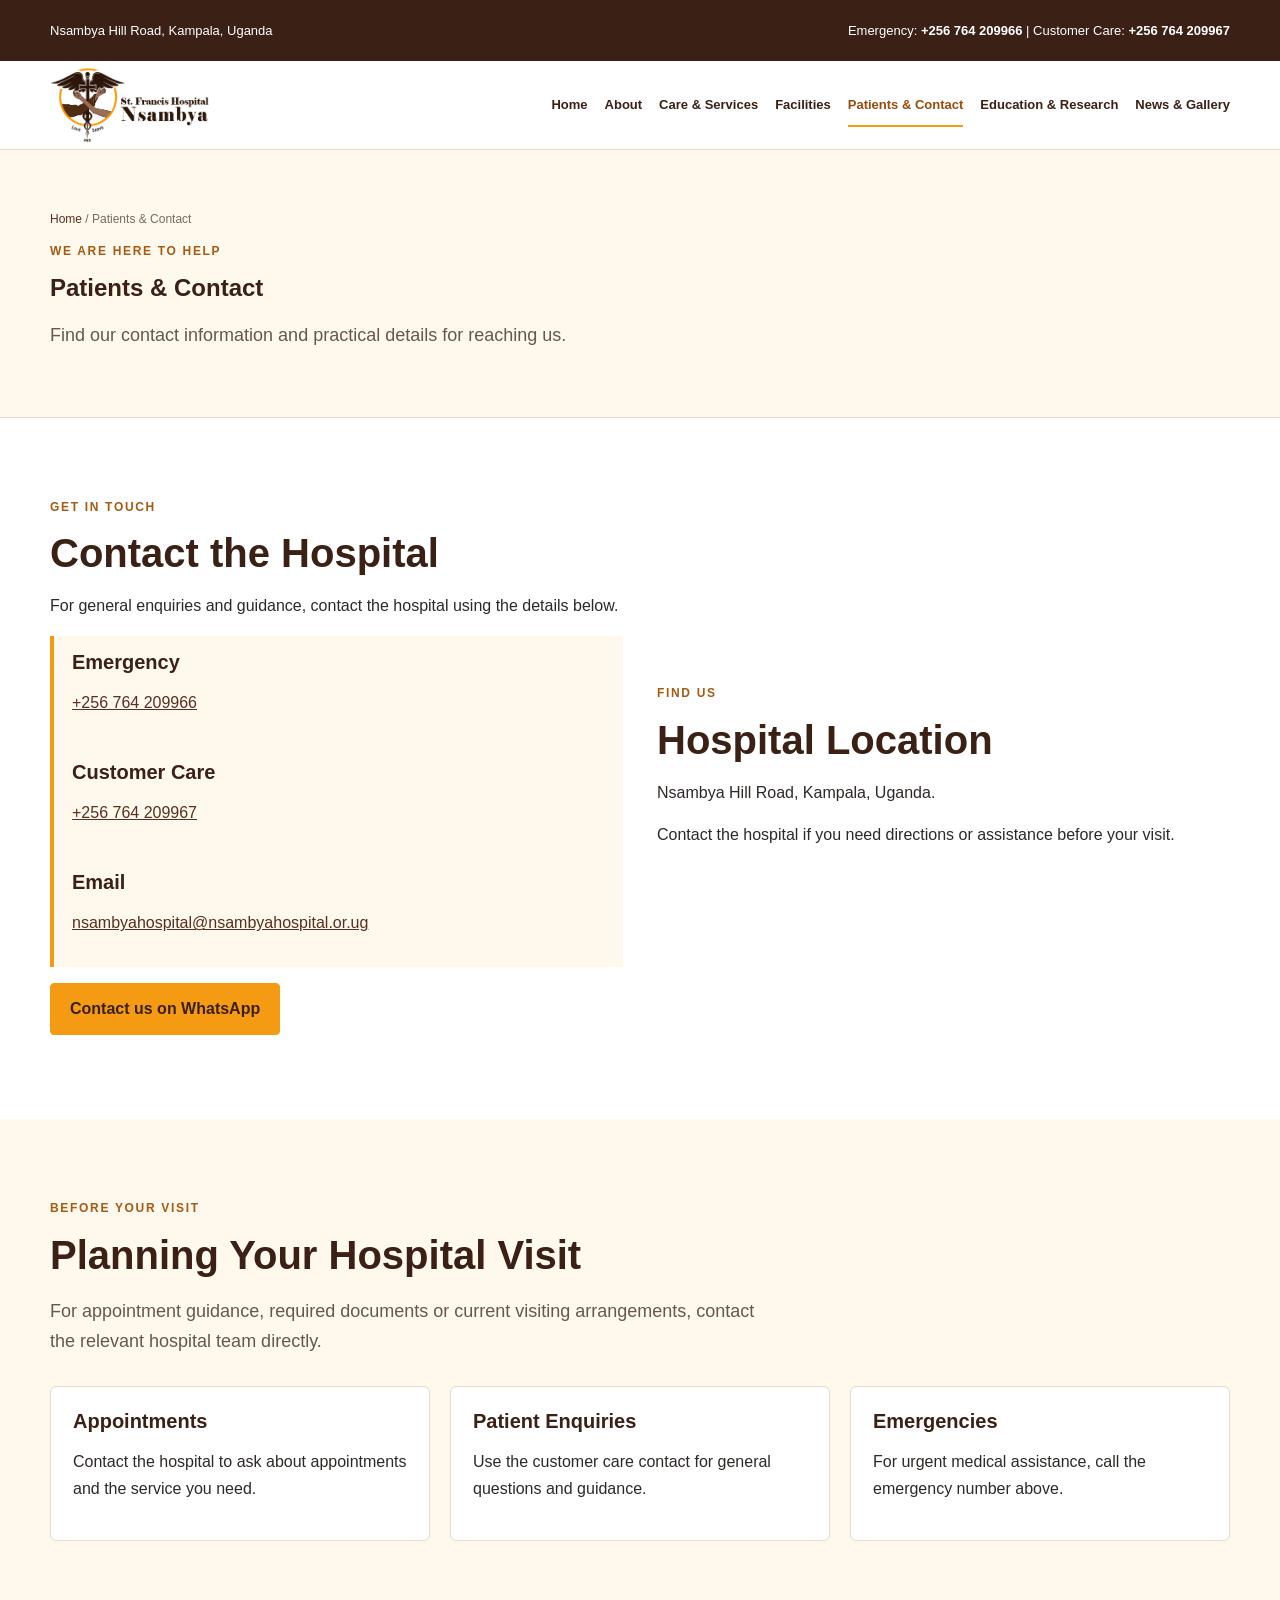
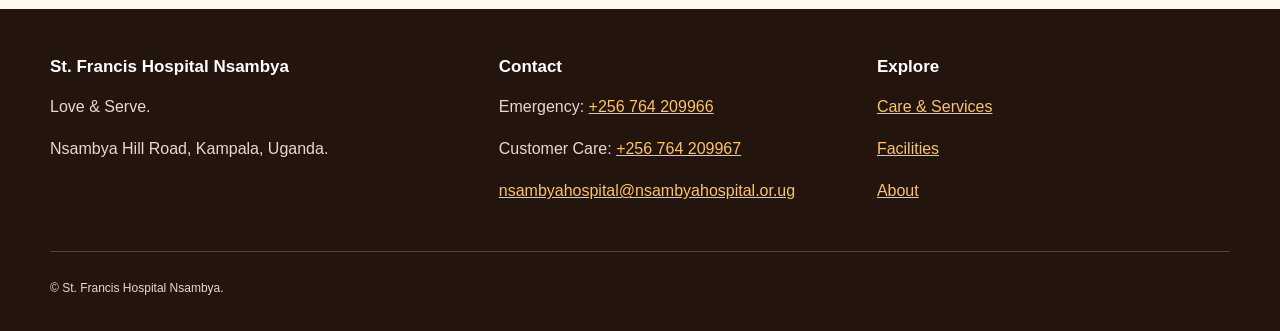
<file: patients-contact.html>
﻿<!DOCTYPE html>
<html lang="en">
<head>
    <meta charset="UTF-8">
    <meta name="viewport" content="width=device-width, initial-scale=1.0">
    <title>Patients &amp; Contact | St. Francis Hospital Nsambya</title>
    <link rel="stylesheet" href="css/styles.css">
</head>
<body>
    <a class="skip" href="#main">Skip to content</a>
    <div class="topbar">
        <div class="container">
            <p>Nsambya Hill Road, Kampala, Uganda</p>
            <p>Emergency: <a href="tel:+256764209966">+256 764 209966</a> |
            Customer Care: <a href="tel:+256764209967">+256 764 209967</a></p>
        </div>
    </div>
    <header>
        <div class="container head">
            <a class="brand" href="index.html"><img src="images/nsambya-logo.png" alt="St. Francis Hospital Nsambya"></a>
            <button class="menu" type="button" aria-controls="mainnav" aria-expanded="false">Menu</button>
            <nav id="mainnav">
                <a href="index.html">Home</a>
                <a href="about.html">About</a>
                <a href="care-services.html">Care &amp; Services</a>
                <a href="facilities.html">Facilities</a>
                <a href="patients-contact.html" aria-current="page">Patients &amp; Contact</a>
                <a href="education-research.html">Education &amp; Research</a>
                <a href="news-gallery.html">News &amp; Gallery</a>
            </nav>
        </div>
    </header>
    <main id="main">
        <section class="pagehead">
            <div class="container">
                <p class="crumb"><a href="index.html">Home</a> / Patients &amp; Contact</p>
                <p class="eyebrow">We are here to help</p>
                <h1>Patients &amp; Contact</h1>
                <p class="lead">Find our contact information and practical details for reaching us.</p>
            </div>
        </section>
        <section class="section">
            <div class="container grid2">
                <div>
                    <p class="eyebrow">Get in touch</p>
                    <h2>Contact the Hospital</h2>
                    <p>For general enquiries and guidance, contact the hospital using the details below.</p>
                    <div class="notice"><h3>Emergency</h3><p><a href="tel:+256764209966">+256 764 209966</a></p></div>
                    <div class="notice"><h3>Customer Care</h3><p><a href="tel:+256764209967">+256 764 209967</a></p></div>
                    <div class="notice"><h3>Email</h3><p><a href="mailto:nsambyahospital@nsambyahospital.or.ug">nsambyahospital@nsambyahospital.or.ug</a></p></div>
                    <p><a class="btn" href="https://wa.me/256764209967">Contact us on WhatsApp</a></p>
                </div>
                <div>
                    <p class="eyebrow">Find us</p>
                    <h2>Hospital Location</h2>
                    <p>Nsambya Hill Road, Kampala, Uganda.</p>
                    <p>Contact the hospital if you need directions or assistance before your visit.</p>
                </div>
            </div>
        </section>
        <section class="section soft">
            <div class="container">
                <div class="intro">
                    <p class="eyebrow">Before your visit</p>
                    <h2>Planning Your Hospital Visit</h2>
                    <p class="lead">For appointment guidance, required documents or current visiting arrangements, contact the relevant hospital team directly.</p>
                </div>
                <div class="grid3">
                    <article class="card"><div class="card-content"><h3>Appointments</h3><p>Contact the hospital to ask about appointments and the service you need.</p></div></article>
                    <article class="card"><div class="card-content"><h3>Patient Enquiries</h3><p>Use the customer care contact for general questions and guidance.</p></div></article>
                    <article class="card"><div class="card-content"><h3>Emergencies</h3><p>For urgent medical assistance, call the emergency number above.</p></div></article>
                </div>
            </div>
        </section>
    </main>
    <footer>
        <div class="container cols">
            <div><h3>St. Francis Hospital Nsambya</h3><p>Love &amp; Serve.</p><p>Nsambya Hill Road, Kampala, Uganda.</p></div>
            <div><h3>Contact</h3><p>Emergency: <a href="tel:+256764209966">+256 764 209966</a></p><p>Customer Care: <a href="tel:+256764209967">+256 764 209967</a></p><p><a href="mailto:nsambyahospital@nsambyahospital.or.ug">nsambyahospital@nsambyahospital.or.ug</a></p></div>
            <div><h3>Explore</h3><p><a href="care-services.html">Care &amp; Services</a></p><p><a href="facilities.html">Facilities</a></p><p><a href="about.html">About</a></p></div>
        </div>
        <div class="container footbottom"><p>&copy; <span id="year"></span> St. Francis Hospital Nsambya.</p></div>
    </footer>
   
    <script src="js/script.js"></script>
</body>
</html>
</file>
<file: css/styles.css>
:root {
    --brown: #3a2015;
    --brown2: #57301e;
    --gold: #f59a13;
    --gold2: #ffc15a;
    --cream: #fff8ed;
    --sand: #f3e9dc;
    --ink: #2d2926;
    --muted: #756b64;
    --line: #e8d9c8;
    --max: 1180px;
}

/* General Styles */
* {
    box-sizing: border-box;
}

html {
    scroll-behavior: smooth;
}

body {
    margin: 0;
    font-family: Arial, sans-serif;
    color: var(--ink);
    line-height: 1.65;
    background: #fff;
}

a {
    color: var(--brown2);
}

a:hover {
    color: #a85b14;
}

img {
    display: block;
    max-width: 100%;
}

button,
input,
textarea {
    font: inherit;
}

.container {
    width: min(var(--max), calc(100% - 42px));
    margin: auto;
}

/* Skip Link */
.skip {
    position: absolute;
    left: -999px;
    top: 10px;
    background: #fff;
    padding: 10px;
    z-index: 999;
}

.skip:focus {
    left: 10px;
}

/* Top Bar */
.topbar {
    background: var(--brown);
    color: #fff;
    font-size: 13px;
}

.topbar .container {
    display: flex;
    justify-content: space-between;
    gap: 15px;
    flex-wrap: wrap;
    padding: 7px 0;
}

.topbar a {
    color: #fff;
    text-decoration: none;
    font-weight: bold;
}

/* Header and Navigation */
header {
    position: sticky;
    top: 0;
    z-index: 80;
    background: #fff;
    border-bottom: 1px solid var(--line);
}

.head {
    min-height: 88px;
    display: flex;
    align-items: center;
    justify-content: space-between;
    gap: 22px;
}

.brand img {
    width: 275px;
    max-height: 76px;
    object-fit: contain;
    object-position: left center;
}

nav {
    display: flex;
    align-items: center;
    gap: 17px;
}

nav a {
    font-size: 13px;
    font-weight: 700;
    color: var(--brown);
    text-decoration: none;
    padding: 10px 0;
    border-bottom: 2px solid transparent;
}

nav a:hover,
nav a[aria-current=page] {
    border-color: var(--gold);
    color: #9a4c0c;
}

.menu {
    display: none;
    background: var(--brown);
    color: #fff;
    border: 0;
    border-radius: 4px;
    padding: 10px 13px;
}

/* Hero Section */
.hero {
    background: var(--brown);
    color: #fff;
    overflow: hidden;
}

.hero-grid {
    display: grid;
    grid-template-columns: 1fr 1fr;
    min-height: 500px;
    align-items: center;
    gap: 35px;
}

.hero-copy {
    padding: 65px 0;
}

.kicker {
    color: var(--gold2);
    font-weight: bold;
    text-transform: uppercase;
    letter-spacing: .15em;
    font-size: 12px;
}

.hero h1 {
    font-size: clamp(38px, 5vw, 62px);
    line-height: 1.08;
    margin: 16px 0;
    color: #fff;
    letter-spacing: -1.5px;
}

.hero p {
    font-size: 18px;
    color: #f3e8df;
    max-width: 590px;
}

.hero-photo {
    height: 500px;
    align-self: center;
    position: relative;
}

.hero-photo img {
    width: 100%;
    height: 100%;
    object-fit: cover;
    border-radius: 35px;
}

.hero-photo:after {
    content: "";
    position: absolute;
    inset: 0;
    pointer-events: none;
}

/* Buttons */
.btn {
    display: inline-block;
    background: var(--gold);
    color: var(--brown) !important;
    text-decoration: none;
    padding: 12px 19px;
    border-radius: 4px;
    font-weight: 700;
    border: 1px solid var(--gold);
    cursor: pointer;
}

.btn:hover {
    background: #ffb43c;
}

.btn-light {
    background: transparent;
    border-color: #e9c7a5;
    color: #fff !important;
}

.actions {
    display: flex;
    gap: 12px;
    flex-wrap: wrap;
    margin-top: 25px;
}

/* Emergency Section */
.emergency {
    background: var(--gold);
    color: var(--brown);
    padding: 15px 0;
}

.emergency .container {
    display: flex;
    justify-content: space-between;
    align-items: center;
    gap: 18px;
    flex-wrap: wrap;
}

.emergency strong {
    font-size: 16px;
}

.emergency a {
    color: var(--brown);
    font-weight: 800;
}

/* General Sections */
.section {
    padding: 68px 0;
}

.soft {
    background: var(--cream);
}

.brown-section {
    background: var(--brown);
    color: #f6e9dc;
}

.brown-section h2,
.brown-section h3 {
    color: #fff;
}

.brown-section .muted {
    color: #e2cdbb;
}

.eyebrow {
    font-size: 12px;
    text-transform: uppercase;
    letter-spacing: .14em;
    color: #a65a12;
    font-weight: 800;
}

.brown-section .eyebrow {
    color: var(--gold2);
}

/* Headings and Text */
h1,
h2,
h3 {
    color: var(--brown);
    line-height: 1.2;
    margin: 0 0 13px;
}

h2 {
    font-size: clamp(28px, 3.5vw, 40px);
}

h3 {
    font-size: 20px;
}

.intro {
    max-width: 720px;
    margin-bottom: 30px;
}

.lead {
    font-size: 18px;
    color: #66584e;
}

.muted {
    color: var(--muted);
}

.small {
    font-size: 13px;
}

/* Layout Grids */
.grid2 {
    height: fit-content;
    display: grid;
    grid-template-columns: repeat(2, minmax(0, 1fr));
    gap: 34px;
    align-items: center;
}

.grid3 {
    height: fit-content;
    display: grid;
    grid-template-columns: repeat(3, minmax(0, 1fr));
    gap: 20px;
}

.grid4 {
    display: grid;
    grid-template-columns: repeat(4, minmax(0, 1fr));
    gap: 16px;
}

/* Images */
.photo {
    width: 100%;
    height: 310px;
    object-fit: cover;
    border-radius: 5px;
}

.photo.tall {
    height: 390px;
}

/* Cards */
.card {
    border: 1px solid var(--line);
    border-radius: 6px;
    padding: 22px;
    background: #fff;
    height: 100%;
}

.card-image {
    height: 300px;
    object-fit: cover;
    margin: -22px -22px 18px;
    width: calc(100% + 44px);
    max-width: none;
    border-radius: 6px 6px 0 0;
}
.card-image img{
    height: 100%;
    object-fit: cover;
}

.icon {
    height: 40px;
    width: 40px;
    background: var(--sand);
    color: #8d4713;
    display: grid;
    place-items: center;
    border-radius: 50%;
    font-weight: bold;
    margin-bottom: 14px;
}

/* Statistics */
.stats {
    display: grid;
    grid-template-columns: repeat(4, 1fr);
    gap: 12px;
    margin-top: 28px;
}

.stat {
    border-left: 3px solid var(--gold);
    padding: 9px 15px;
}

.stat strong {
    display: block;
    font-size: 30px;
    color: var(--gold2);
}

.stat span {
    font-size: 13px;
    color: #f1e3d6;
}

/* Page Heading */
.pagehead {
    background: var(--cream);
    padding: 48px 0;
    border-bottom: 1px solid var(--line);
}

.crumb {
    font-size: 12px;
    color: var(--muted);
    margin-bottom: 12px;
}

.crumb a {
    text-decoration: none;
}

.pill {
    display: inline-block;
    background: var(--sand);
    color: #80400e;
    font-size: 11px;
    font-weight: bold;
    text-transform: uppercase;
    letter-spacing: .08em;
    padding: 4px 8px;
    border-radius: 3px;
}

/* Timeline */
.timeline {
    border-left: 3px solid var(--gold);
    padding-left: 23px;
    margin: 25px 0;
}

.timeline article {
    margin-bottom: 23px;
    position: relative;
}

.timeline article:before {
    content: "";
    position: absolute;
    width: 11px;
    height: 11px;
    background: var(--gold);
    border: 3px solid #fff;
    border-radius: 50%;
    left: -31px;
    top: 6px;
}

.timeline strong {
    color: #9c4f12;
}

/* Gallery */
.gallery {
    display: grid;
    grid-template-columns: repeat(3, 1fr);
    gap: 14px;
}

.gallery button {
    padding: 0;
    border: 0;
    background: none;
    cursor: pointer;
    text-align: left;
    color: var(--brown);
}

.gallery img {
    width: 100%;
    height: 220px;
    object-fit: cover;
    border-radius: 5px;
}

.gallery span {
    display: block;
    font-weight: bold;
    padding: 7px 2px;
}

/* Gallery Lightbox */
.lightbox {
    display: none;
    position: fixed;
    inset: 0;
    z-index: 200;
    background: #1c100be8;
    align-items: center;
    justify-content: center;
    padding: 20px;
}

.lightbox.open {
    display: flex;
}

.lightbox img {
    max-width: min(100%, 1050px);
    max-height: 78vh;
    border-radius: 4px;
}

.lightbox p {
    color: #fff;
    text-align: center;
}

.lightbox-controls {
    text-align: center;
}

.lightbox button {
    background: transparent;
    color: #fff;
    border: 1px solid #fff;
    padding: 8px 12px;
    margin: 4px;
    border-radius: 4px;
    cursor: pointer;
}

/* Forms */
.formgrid {
    display: grid;
    grid-template-columns: 1fr 1fr;
    gap: 15px;
}

.field {
    display: flex;
    flex-direction: column;
    gap: 6px;
}

.field.full {
    grid-column: 1 / -1;
}

.field label {
    font-weight: bold;
    color: var(--brown);
    font-size: 14px;
}

.field input,
.field textarea {
    padding: 12px;
    border: 1px solid #cdbca9;
    border-radius: 4px;
    width: 100%;
}

.field textarea {
    min-height: 125px;
}

.notice {
    border-left: 4px solid var(--gold);
    background: var(--cream);
    padding: 14px 18px;
}

/* Map */
iframe.map {
    width: 100%;
    height: 330px;
    border: 0;
    border-radius: 5px;
}

/* Footer */
footer {
    background: #24140e;
    color: #e9d9cb;
    padding: 48px 0 20px;
}

footer h3 {
    color: #fff;
    font-size: 17px;
}

footer a {
    color: #f9c36f;
}

footer .cols {
    display: grid;
    grid-template-columns: 1.2fr 1fr 1fr;
    gap: 25px;
}

.footbottom {
    border-top: 1px solid #5a4032;
    margin-top: 30px;
    padding-top: 15px;
    font-size: 12px;
    display: flex;
    justify-content: space-between;
    gap: 10px;
    flex-wrap: wrap;
}

/* Back to Top Button */
.backtop {
    display: none;
    position: fixed;
    right: 17px;
    bottom: 17px;
    background: var(--gold);
    color: var(--brown);
    border: 0;
    border-radius: 50%;
    width: 45px;
    height: 45px;
    font-size: 20px;
    cursor: pointer;
    z-index: 70;
}

.backtop.show {
    display: block;
}

/* Tablet Layout */
@media (max-width: 1000px) {
    nav {
        gap: 10px;
    }

    nav a {
        font-size: 12px;
    }

    .brand img {
        width: 230px;
    }
}

/* Mobile Layout */
@media (max-width: 760px) {
    .head {
        min-height: 74px;
    }

    .brand img {
        width: 225px;
        max-height: 62px;
    }

    .menu {
        display: block;
    }

    nav {
        display: none;
        position: absolute;
        left: 0;
        right: 0;
        top: 74px;
        background: white;
        padding: 14px 22px 20px;
        flex-direction: column;
        align-items: stretch;
        border-bottom: 1px solid var(--line);
    }

    nav.open {
        display: flex;
    }

    nav a {
        font-size: 15px;
    }

    .hero-grid,
    .grid2 {
        grid-template-columns: 1fr;
    }

    .hero-copy {
        padding: 42px 0 15px;
    }

    .hero-photo {
        height: 290px;
    }

    .hero-photo:after {
        background: linear-gradient(0deg, var(--brown), transparent 50%);
    }

    .grid3 {
        grid-template-columns: repeat(2, 1fr);
    }

    .grid4 {
        grid-template-columns: repeat(2, 1fr);
    }

    .stats {
        grid-template-columns: repeat(2, 1fr);
    }

    .gallery {
        grid-template-columns: repeat(2, 1fr);
    }

    footer .cols {
        grid-template-columns: 1fr 1fr;
    }
}

/* Small Mobile Layout */
@media (max-width: 500px) {
    .container {
        width: calc(100% - 30px);
    }

    .section {
        padding: 48px 0;
    }

    .grid3,
    .grid4,
    .gallery,
    .formgrid,
    footer .cols {
        grid-template-columns: 1fr;
    }

    .field.full {
        grid-column: auto;
    }

    .photo,
    .photo.tall {
        height: 250px;
    }

    .gallery img {
        height: 220px;
    }

    .emergency .container {
        display: block;
    }
}
</file>
